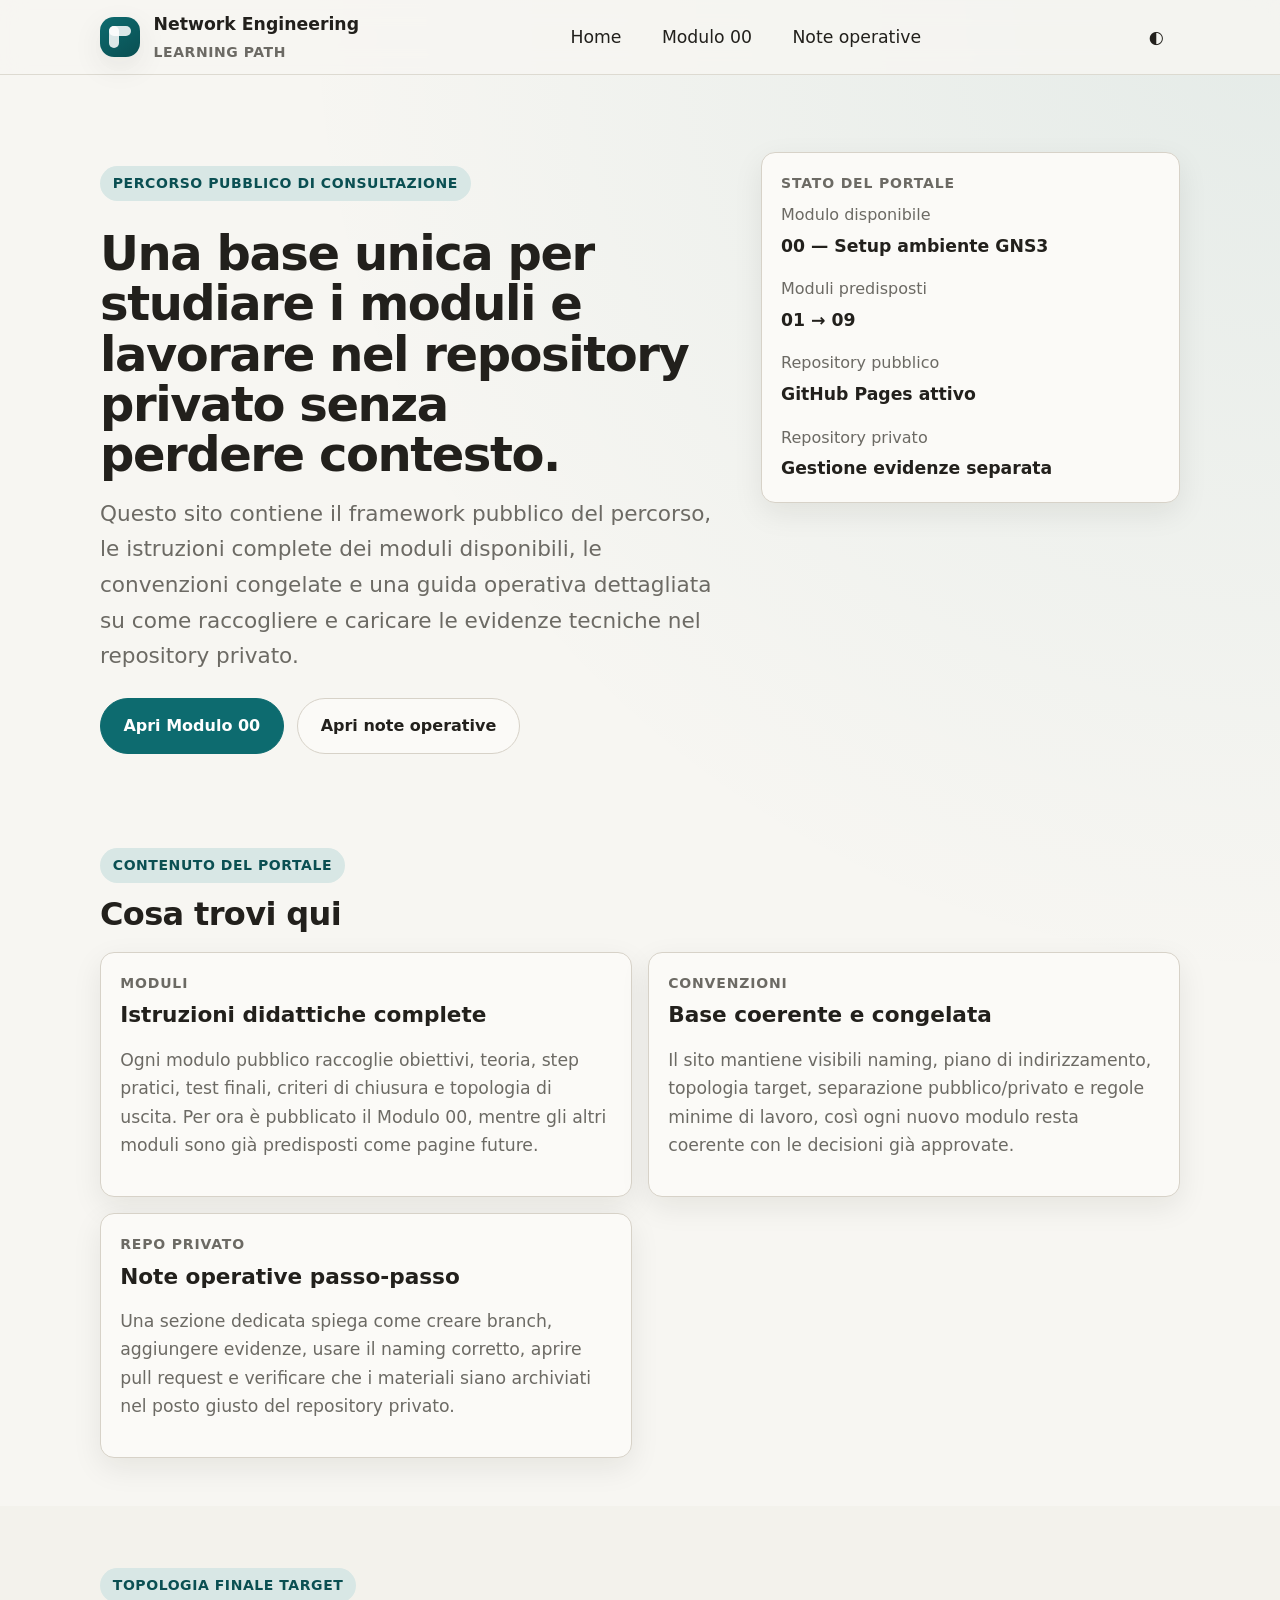
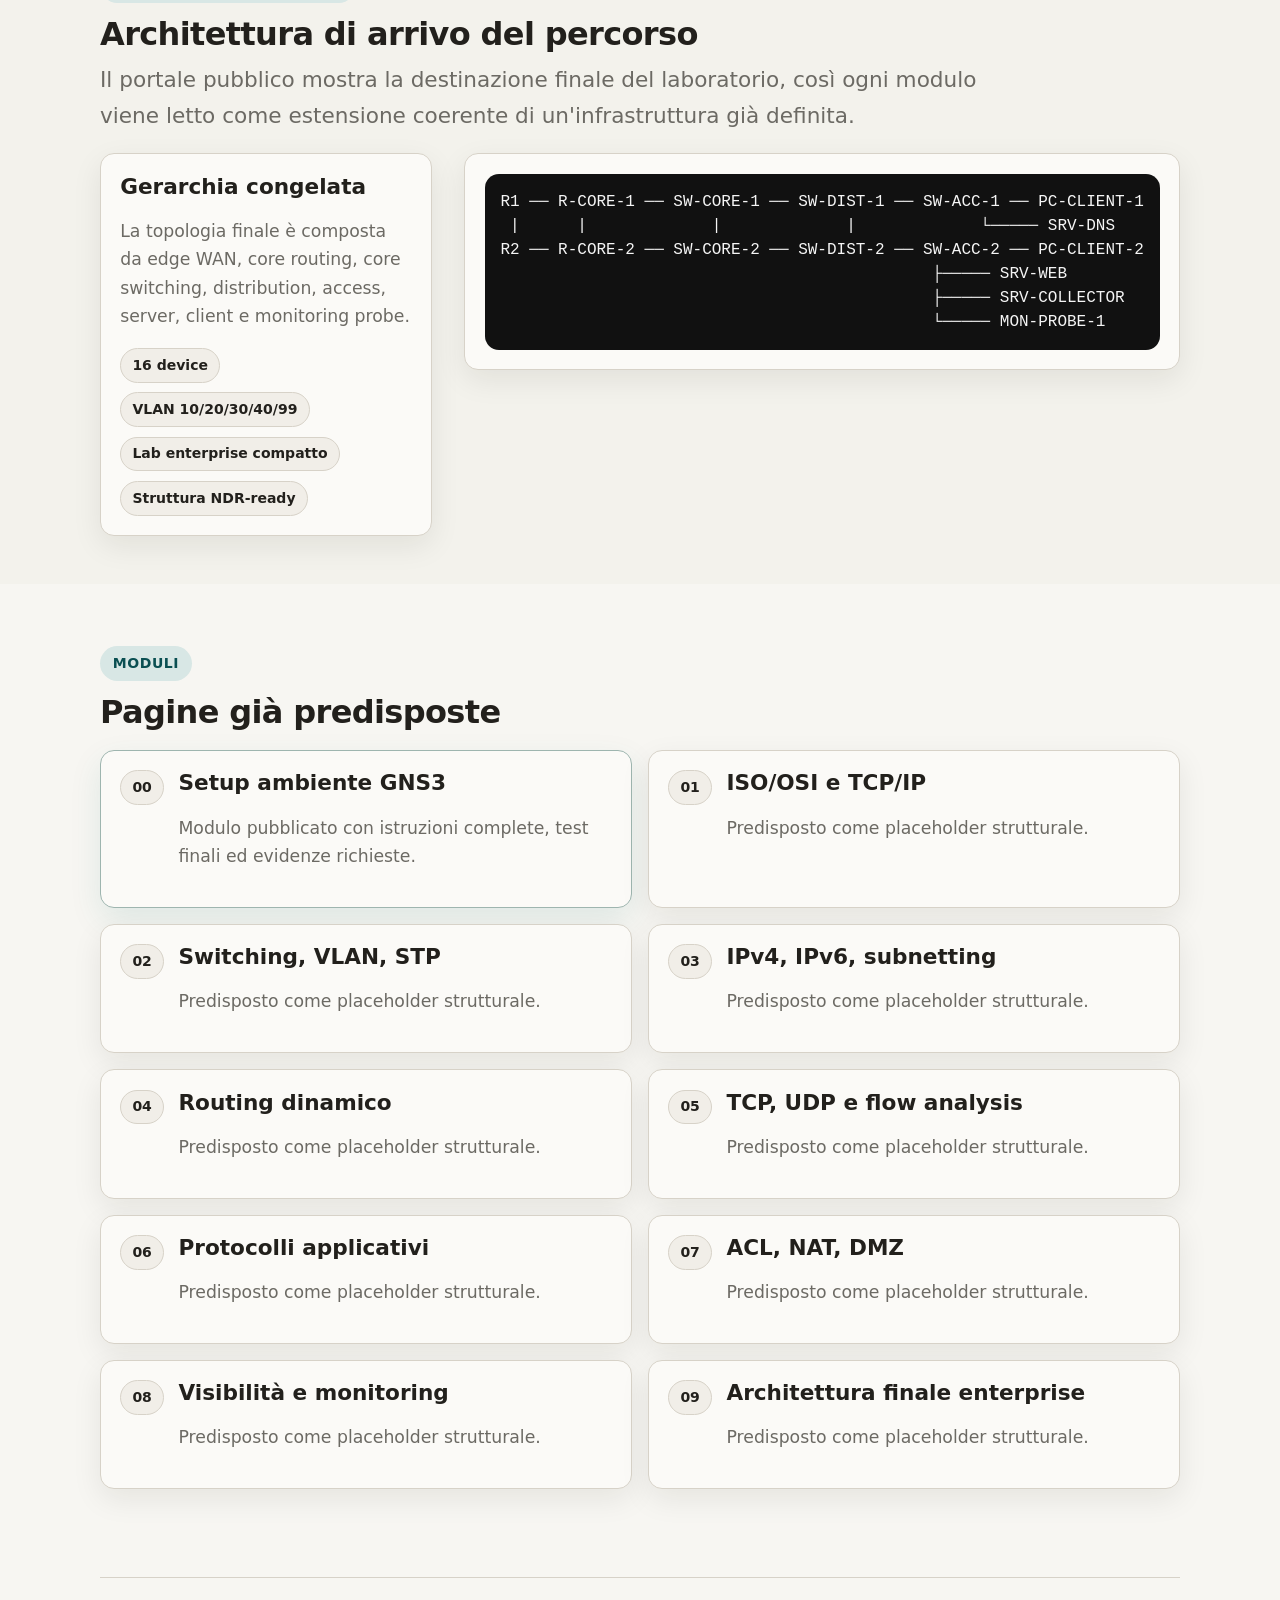
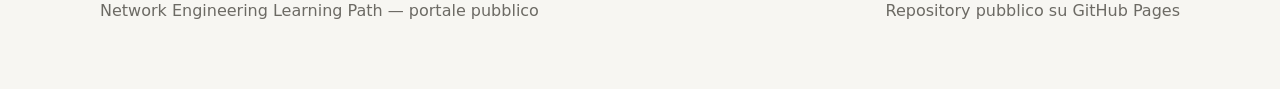
<file: index.html>
<!DOCTYPE html>
<html lang="it" data-theme="light">
<head>
  <meta charset="UTF-8">
  <meta name="viewport" content="width=device-width, initial-scale=1.0">
  <title>Network Engineering Learning Path</title>
  <meta name="description" content="Portale pubblico del percorso formativo di networking con moduli didattici, convenzioni e note operative per il repository privato.">
  <link rel="preconnect" href="https://api.fontshare.com">
  <link rel="preconnect" href="https://fonts.googleapis.com">
  <link rel="preconnect" href="https://fonts.gstatic.com" crossorigin>
  <link href="https://api.fontshare.com/v2/css?f[]=general-sans@400,500,600,700&f[]=zodiak@400,700&display=swap" rel="stylesheet">
  <link rel="stylesheet" href="./assets/style.css">
  <script defer src="./assets/app.js"></script>
</head>
<body>
  <a class="skip-link" href="#main">Salta al contenuto</a>
  <header class="site-header">
    <div class="container header-inner">
      <a class="brand" href="./index.html" aria-label="Vai alla home del percorso">
        <div class="brand-mark" aria-hidden="true"></div>
        <span class="brand-text">
          <strong>Network Engineering</strong>
          <small>Learning Path</small>
        </span>
      </a>
      <nav class="site-nav" aria-label="Navigazione principale">
        <a href="./index.html">Home</a>
        <a href="./modules/module-00.html">Modulo 00</a>
        <a href="./operative-notes/repo-guide.html">Note operative</a>
      </nav>
      <button class="theme-toggle" type="button" data-theme-toggle aria-label="Attiva tema scuro">
        <span aria-hidden="true">&#9680;</span>
      </button>
    </div>
  </header>

  <main id="main">
    <section class="hero section">
      <div class="container hero-grid">
        <div>
          <p class="eyebrow">Percorso pubblico di consultazione</p>
          <h1>Una base unica per studiare i moduli e lavorare nel repository privato senza perdere contesto.</h1>
          <p class="hero-copy">Questo sito contiene il framework pubblico del percorso, le istruzioni complete dei moduli disponibili, le convenzioni congelate e una guida operativa dettagliata su come raccogliere e caricare le evidenze tecniche nel repository privato.</p>
          <div class="hero-actions">
            <a class="button" href="./modules/module-00.html">Apri Modulo 00</a>
            <a class="button-secondary" href="./operative-notes/repo-guide.html">Apri note operative</a>
          </div>
        </div>
        <aside class="hero-panel card">
          <p class="panel-label">Stato del portale</p>
          <dl class="metric-list">
            <div><dt>Modulo disponibile</dt><dd>00 &mdash; Setup ambiente GNS3</dd></div>
            <div><dt>Moduli predisposti</dt><dd>01 &rarr; 09</dd></div>
            <div><dt>Repository pubblico</dt><dd>GitHub Pages attivo</dd></div>
            <div><dt>Repository privato</dt><dd>Gestione evidenze separata</dd></div>
          </dl>
        </aside>
      </div>
    </section>

    <section class="section">
      <div class="container section-heading">
        <p class="eyebrow">Contenuto del portale</p>
        <h2>Cosa trovi qui</h2>
      </div>
      <div class="container card-grid">
        <article class="card feature-card">
          <p class="card-kicker">Moduli</p>
          <h3>Istruzioni didattiche complete</h3>
          <p>Ogni modulo pubblico raccoglie obiettivi, teoria, step pratici, test finali, criteri di chiusura e topologia di uscita. Per ora è pubblicato il Modulo 00, mentre gli altri moduli sono già predisposti come pagine future.</p>
        </article>
        <article class="card feature-card">
          <p class="card-kicker">Convenzioni</p>
          <h3>Base coerente e congelata</h3>
          <p>Il sito mantiene visibili naming, piano di indirizzamento, topologia target, separazione pubblico/privato e regole minime di lavoro, così ogni nuovo modulo resta coerente con le decisioni già approvate.</p>
        </article>
        <article class="card feature-card">
          <p class="card-kicker">Repo privato</p>
          <h3>Note operative passo-passo</h3>
          <p>Una sezione dedicata spiega come creare branch, aggiungere evidenze, usare il naming corretto, aprire pull request e verificare che i materiali siano archiviati nel posto giusto del repository privato.</p>
        </article>
      </div>
    </section>

    <section class="section section-soft">
      <div class="container section-heading">
        <p class="eyebrow">Topologia finale target</p>
        <h2>Architettura di arrivo del percorso</h2>
        <p class="section-copy">Il portale pubblico mostra la destinazione finale del laboratorio, così ogni modulo viene letto come estensione coerente di un'infrastruttura già definita.</p>
      </div>
      <div class="container split-grid">
        <article class="card prose-card">
          <h3>Gerarchia congelata</h3>
          <p>La topologia finale è composta da edge WAN, core routing, core switching, distribution, access, server, client e monitoring probe.</p>
          <ul class="inline-list" role="list">
            <li>16 device</li>
            <li>VLAN 10/20/30/40/99</li>
            <li>Lab enterprise compatto</li>
            <li>Struttura NDR-ready</li>
          </ul>
        </article>
        <article class="card ascii-card">
<pre>R1 ── R-CORE-1 ── SW-CORE-1 ── SW-DIST-1 ── SW-ACC-1 ── PC-CLIENT-1
 |      |             |             |             └───── SRV-DNS
R2 ── R-CORE-2 ── SW-CORE-2 ── SW-DIST-2 ── SW-ACC-2 ── PC-CLIENT-2
                                             ├───── SRV-WEB
                                             ├───── SRV-COLLECTOR
                                             └───── MON-PROBE-1</pre>
        </article>
      </div>
    </section>

    <section class="section">
      <div class="container section-heading">
        <p class="eyebrow">Moduli</p>
        <h2>Pagine già predisposte</h2>
      </div>
      <div class="container module-grid">
        <a class="card module-card module-live" href="./modules/module-00.html">
          <span class="module-index">00</span>
          <div><h3>Setup ambiente GNS3</h3><p>Modulo pubblicato con istruzioni complete, test finali ed evidenze richieste.</p></div>
        </a>
        <a class="card module-card" href="./modules/module-01.html"><span class="module-index">01</span><div><h3>ISO/OSI e TCP/IP</h3><p>Predisposto come placeholder strutturale.</p></div></a>
        <a class="card module-card" href="./modules/module-02.html"><span class="module-index">02</span><div><h3>Switching, VLAN, STP</h3><p>Predisposto come placeholder strutturale.</p></div></a>
        <a class="card module-card" href="./modules/module-03.html"><span class="module-index">03</span><div><h3>IPv4, IPv6, subnetting</h3><p>Predisposto come placeholder strutturale.</p></div></a>
        <a class="card module-card" href="./modules/module-04.html"><span class="module-index">04</span><div><h3>Routing dinamico</h3><p>Predisposto come placeholder strutturale.</p></div></a>
        <a class="card module-card" href="./modules/module-05.html"><span class="module-index">05</span><div><h3>TCP, UDP e flow analysis</h3><p>Predisposto come placeholder strutturale.</p></div></a>
        <a class="card module-card" href="./modules/module-06.html"><span class="module-index">06</span><div><h3>Protocolli applicativi</h3><p>Predisposto come placeholder strutturale.</p></div></a>
        <a class="card module-card" href="./modules/module-07.html"><span class="module-index">07</span><div><h3>ACL, NAT, DMZ</h3><p>Predisposto come placeholder strutturale.</p></div></a>
        <a class="card module-card" href="./modules/module-08.html"><span class="module-index">08</span><div><h3>Visibilità e monitoring</h3><p>Predisposto come placeholder strutturale.</p></div></a>
        <a class="card module-card" href="./modules/module-09.html"><span class="module-index">09</span><div><h3>Architettura finale enterprise</h3><p>Predisposto come placeholder strutturale.</p></div></a>
      </div>
    </section>
  </main>

  <footer class="footer">
    <div class="container footer-inner">
      <span>Network Engineering Learning Path &mdash; portale pubblico</span>
      <span>Repository pubblico su GitHub Pages</span>
    </div>
  </footer>
</body>
</html>
</file>
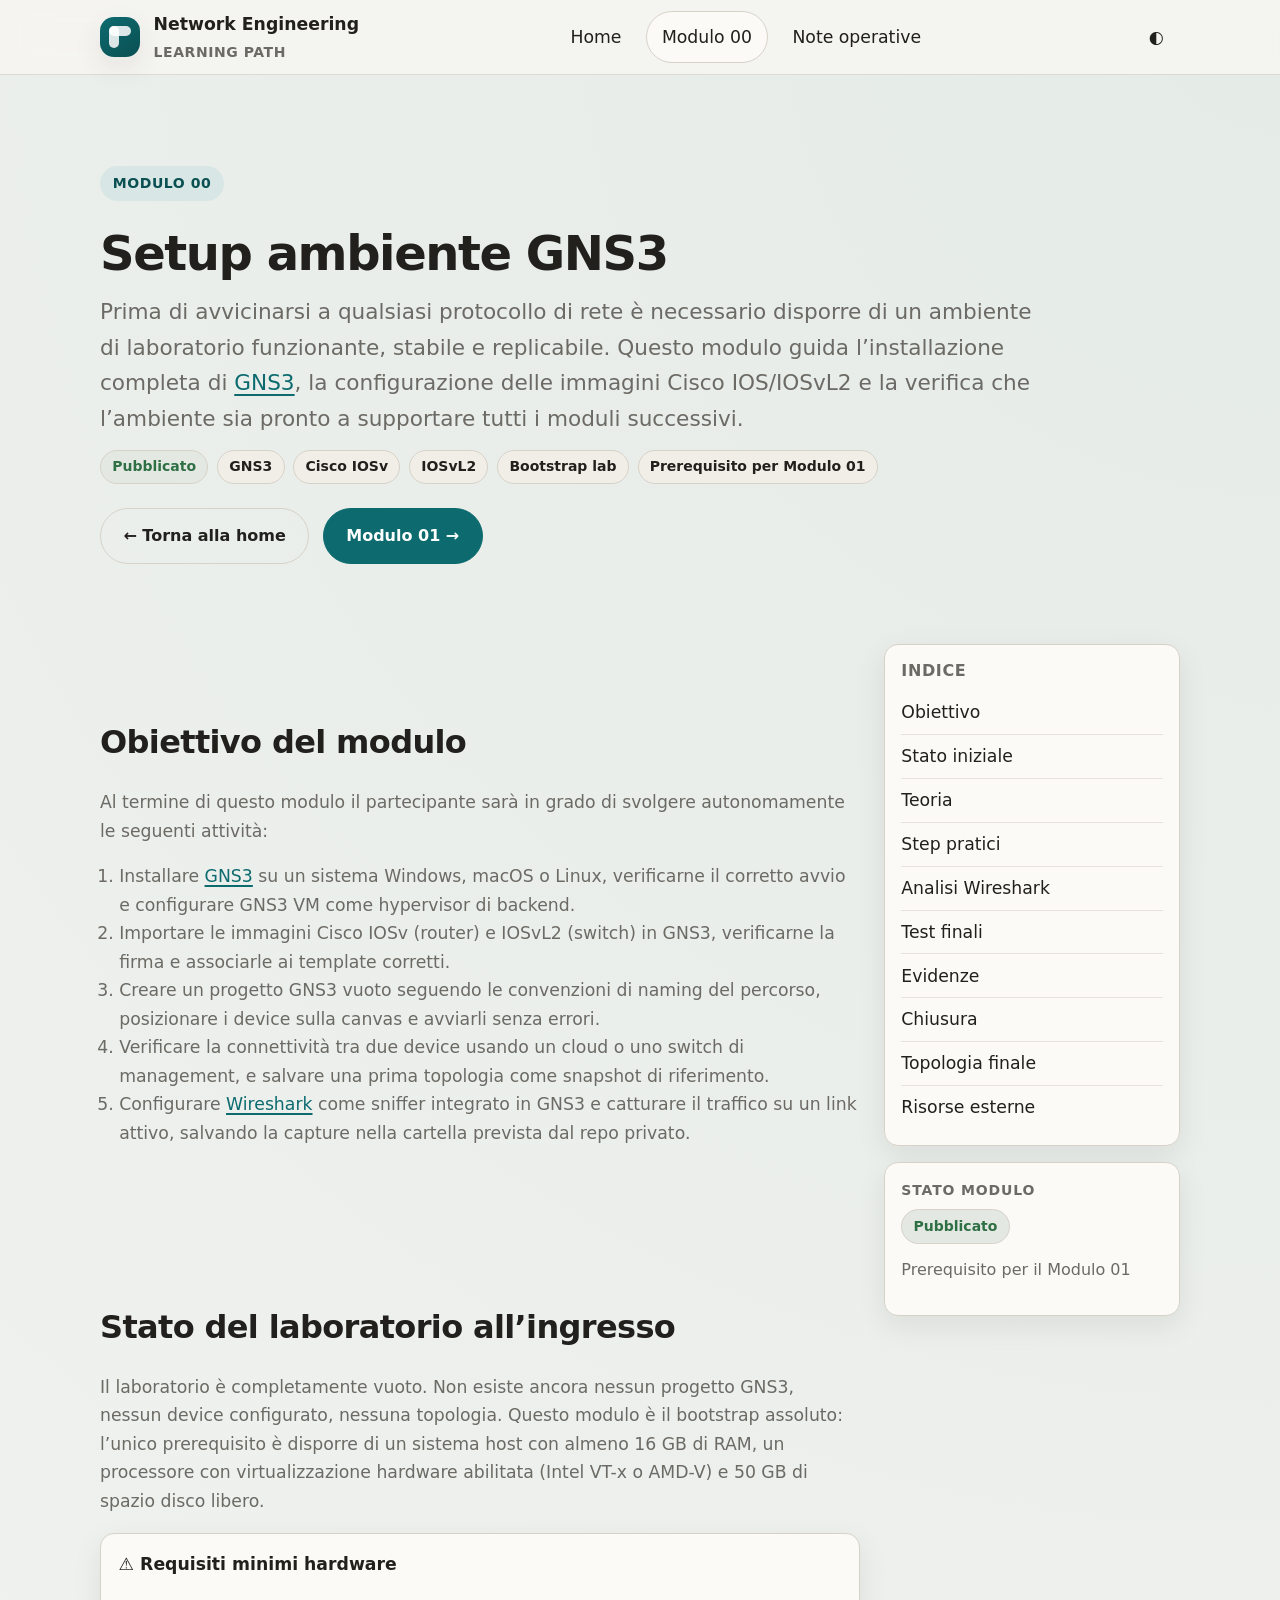
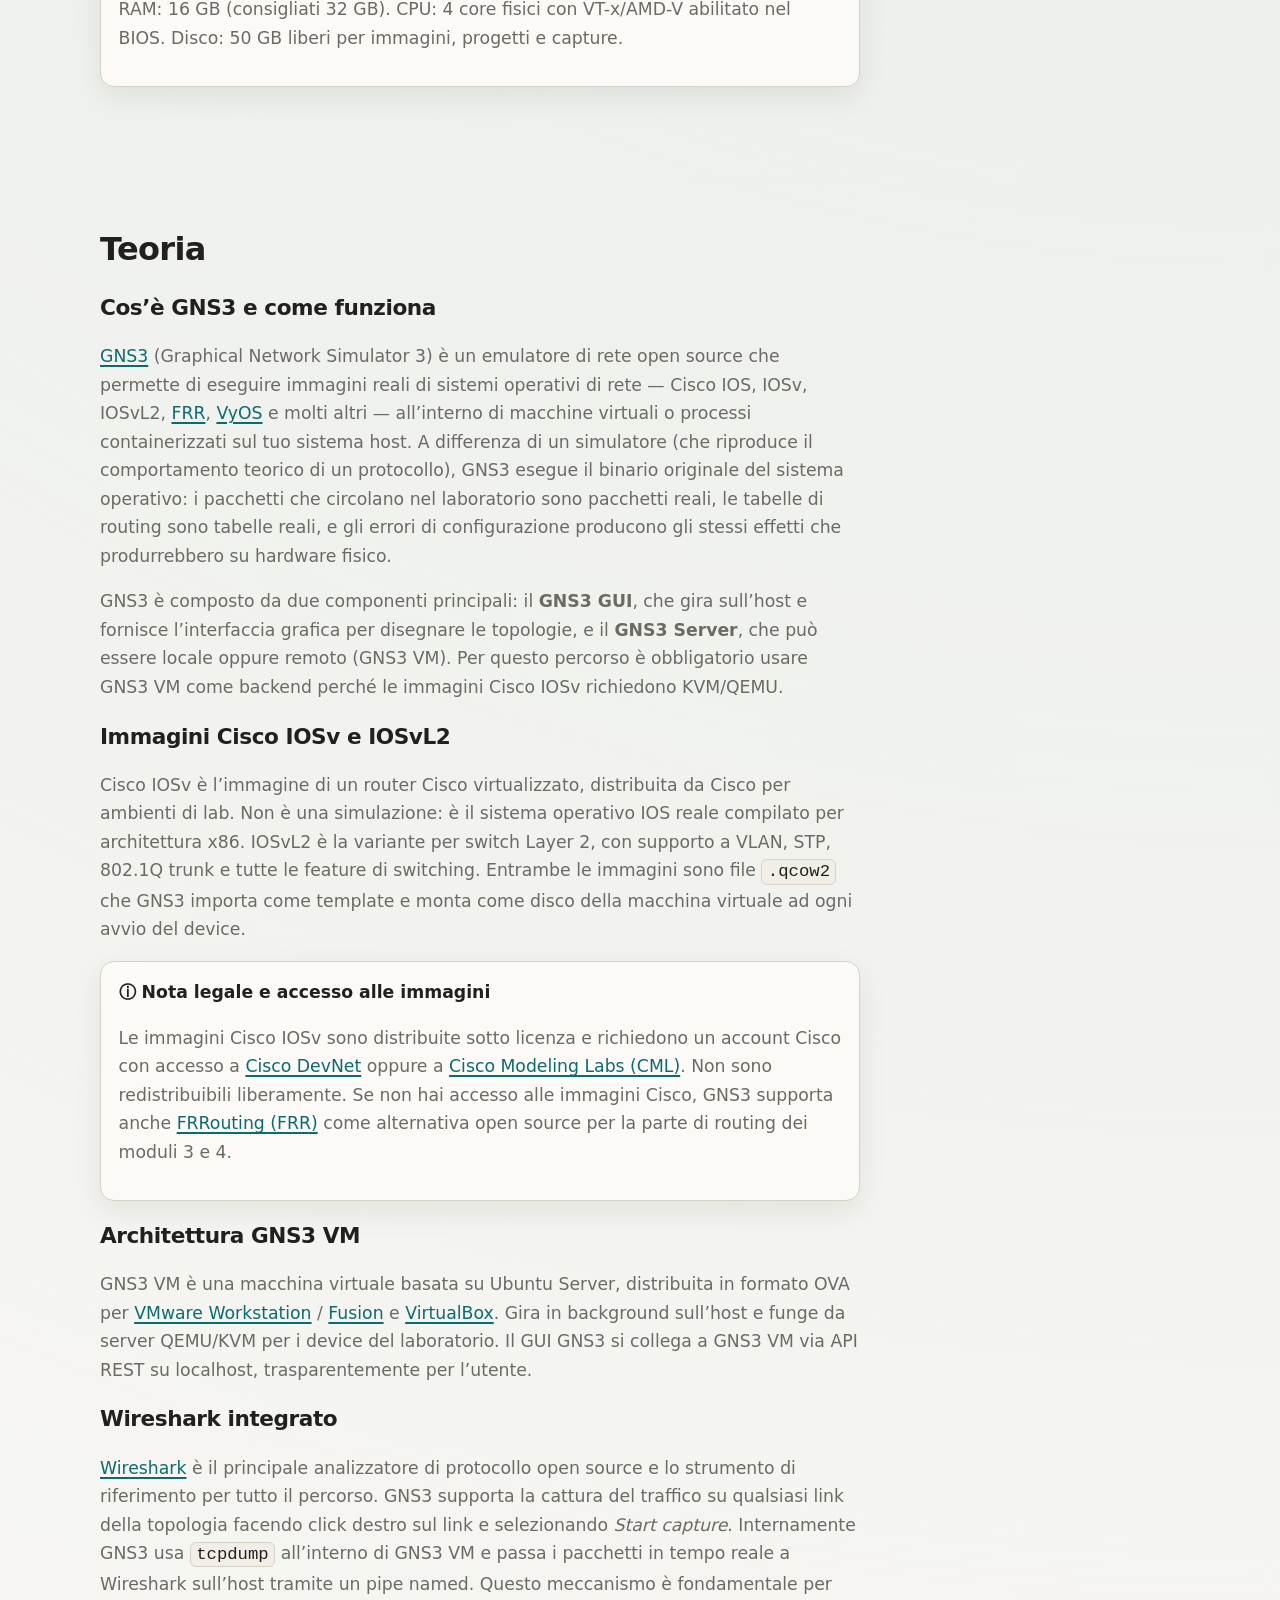
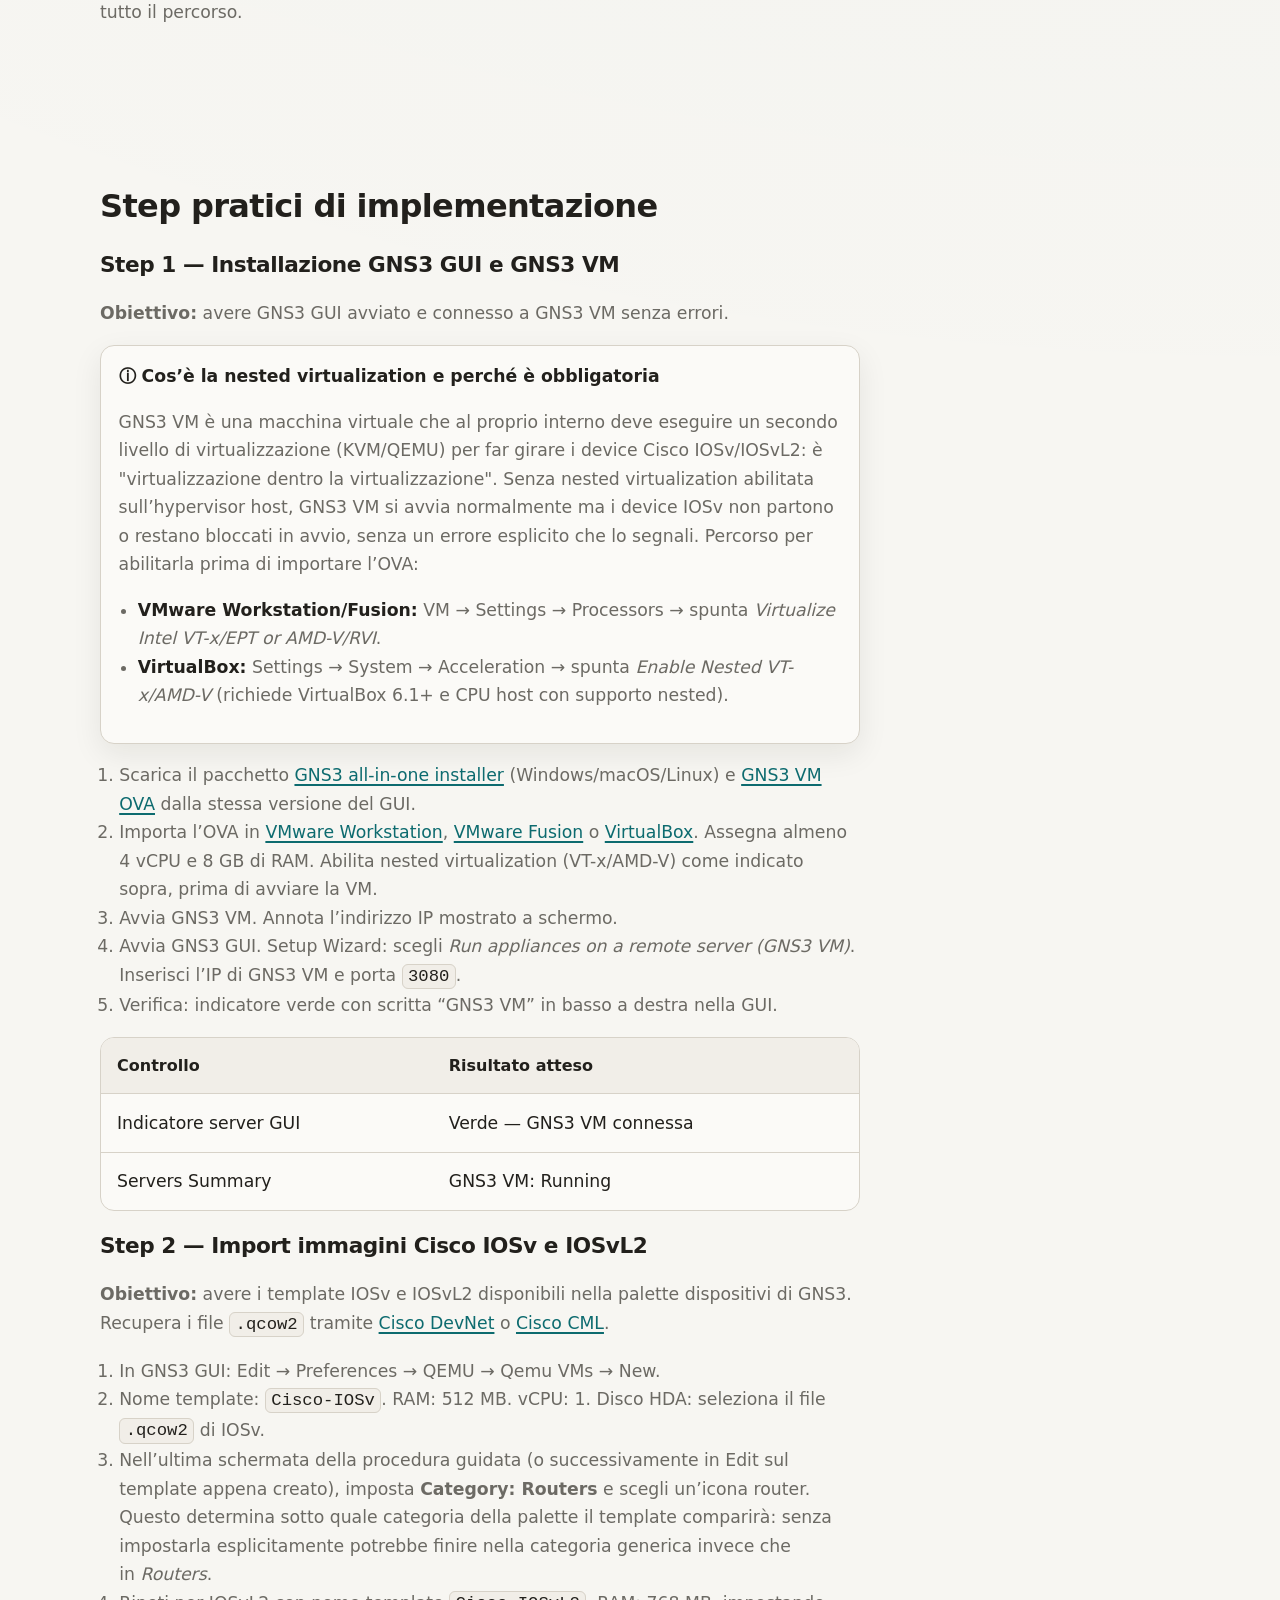
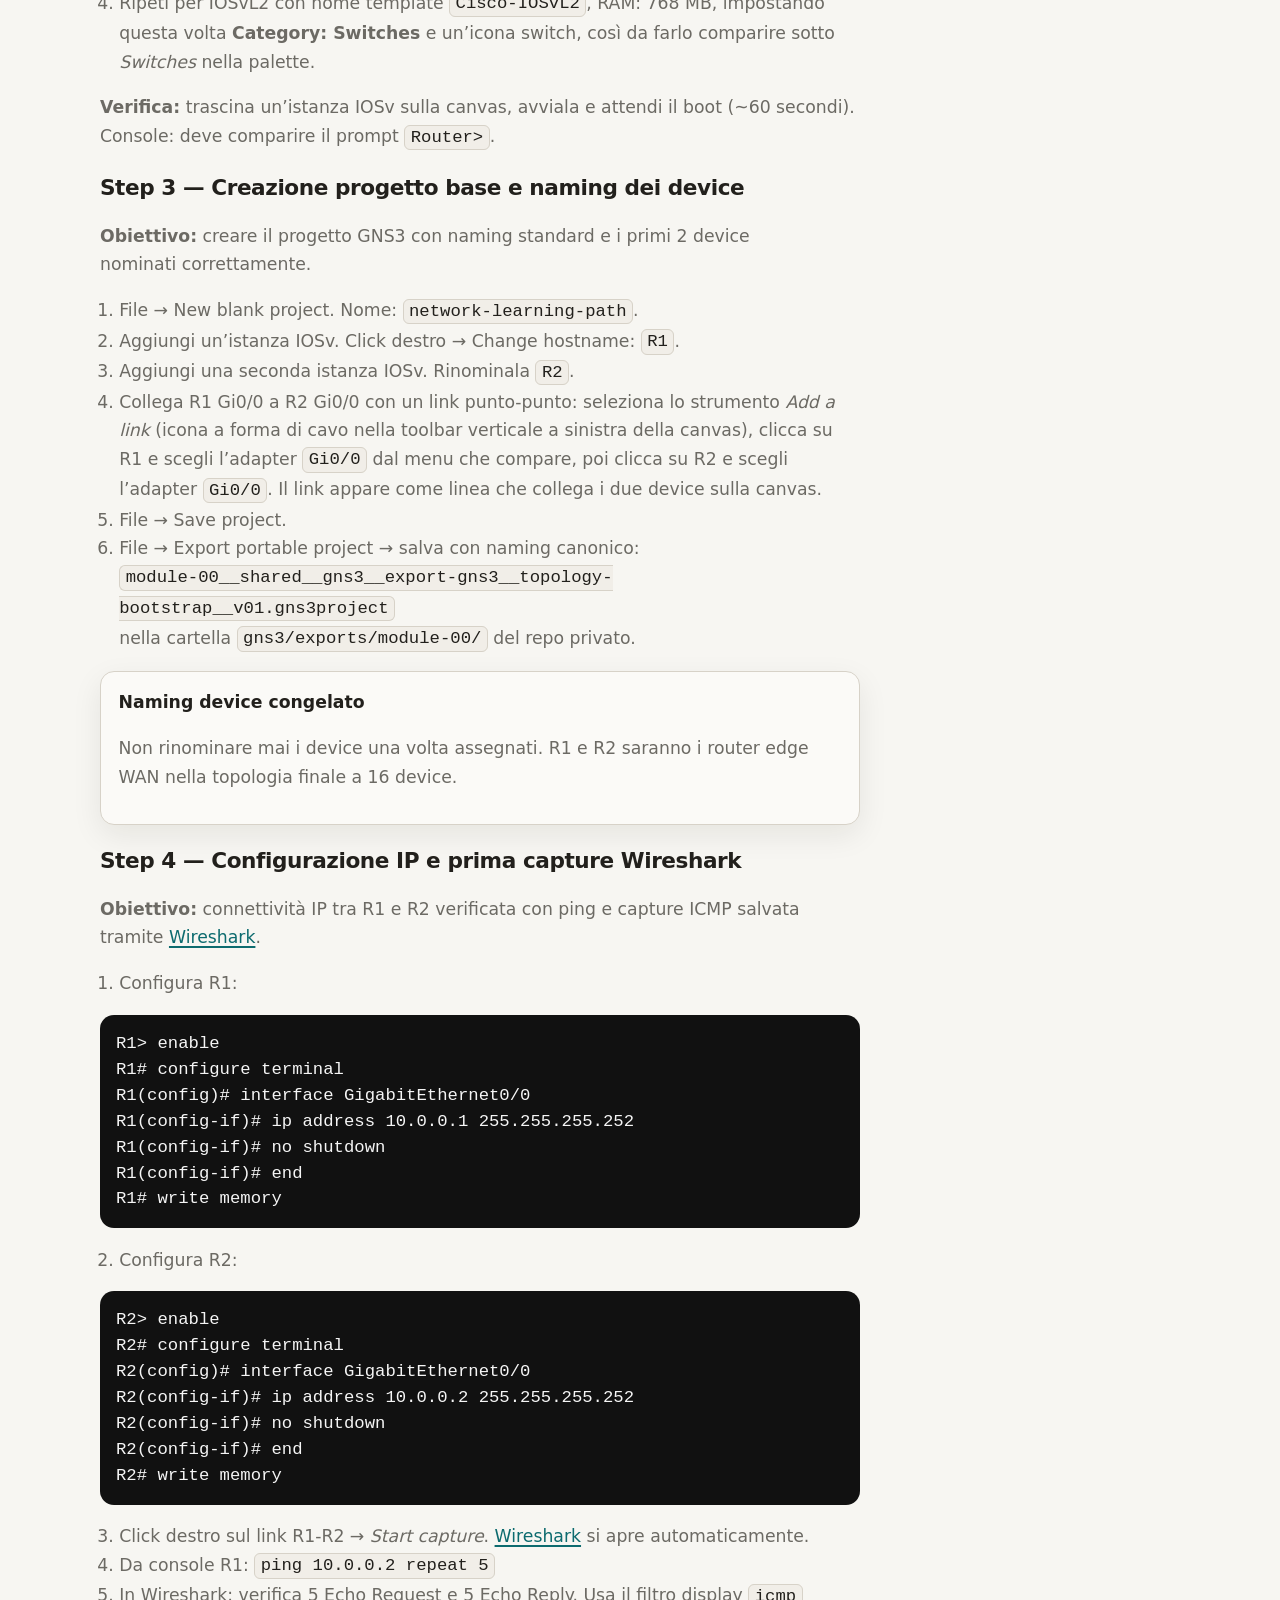
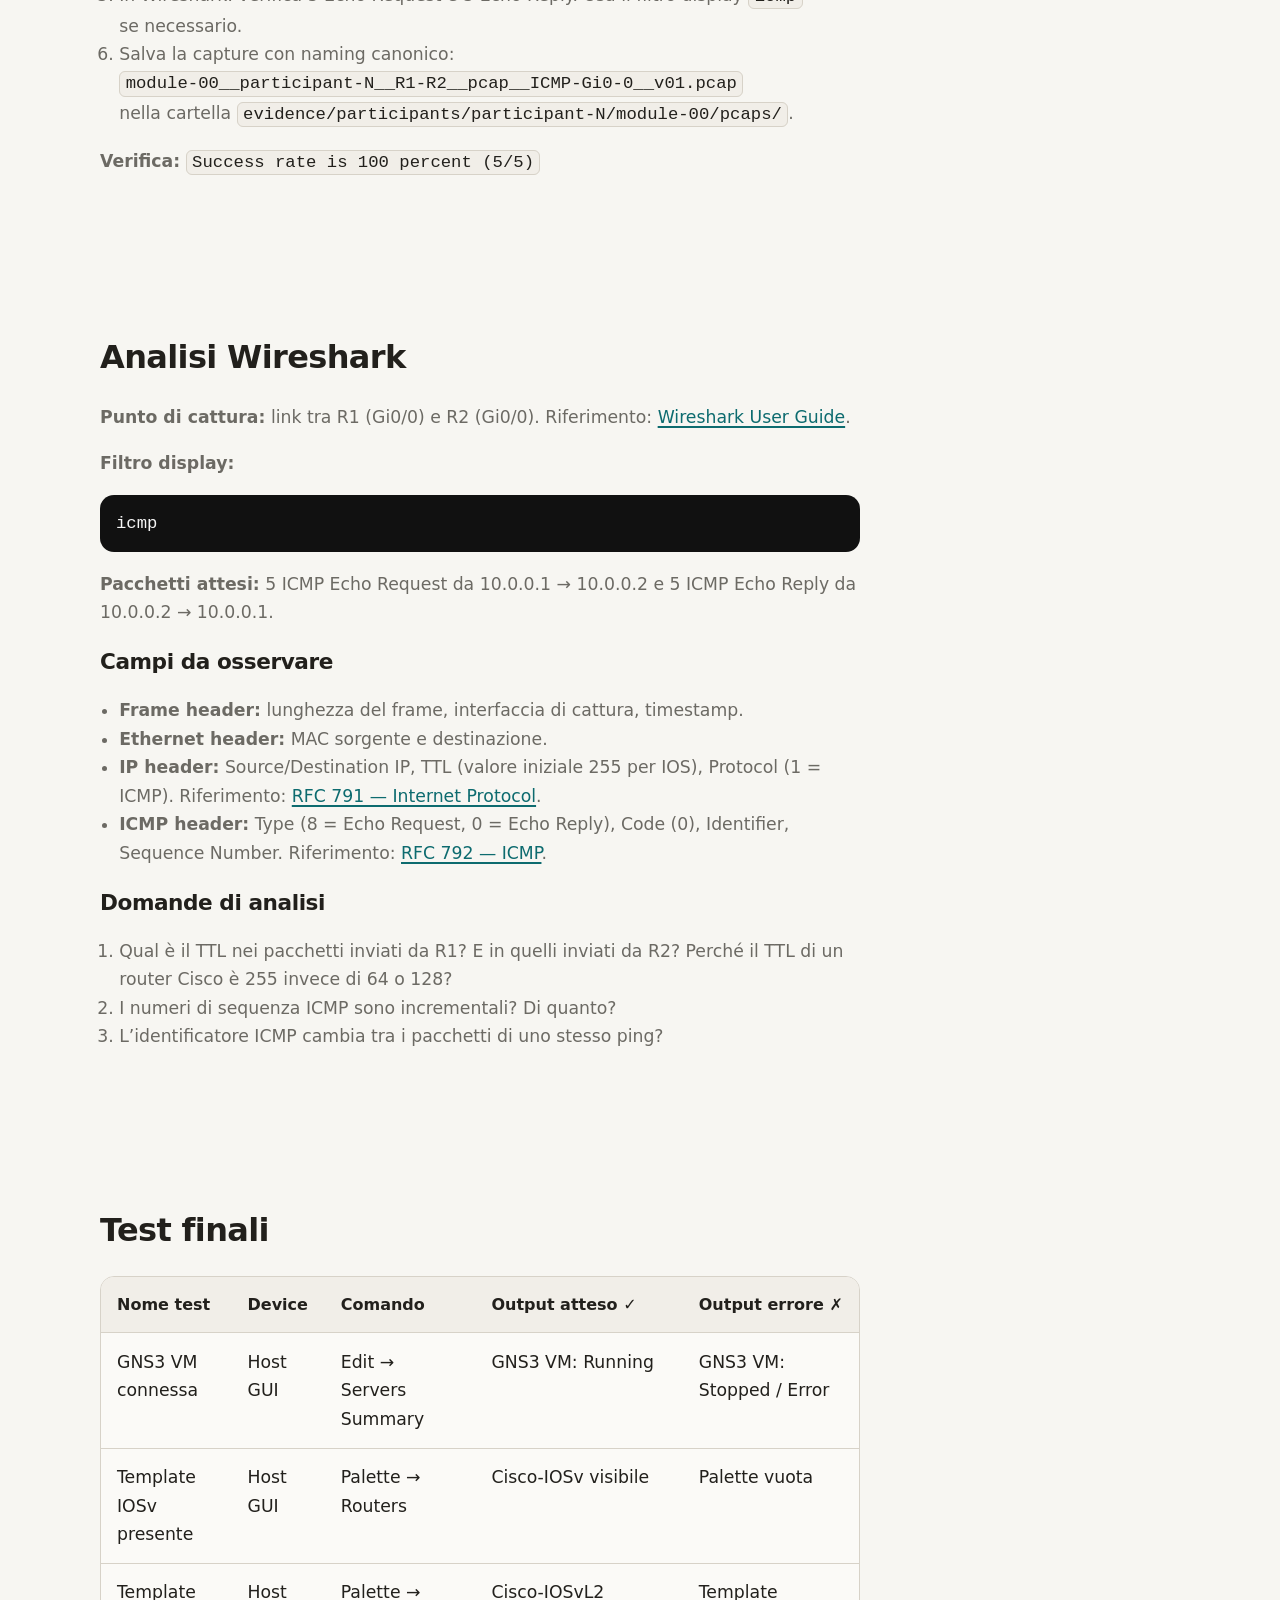
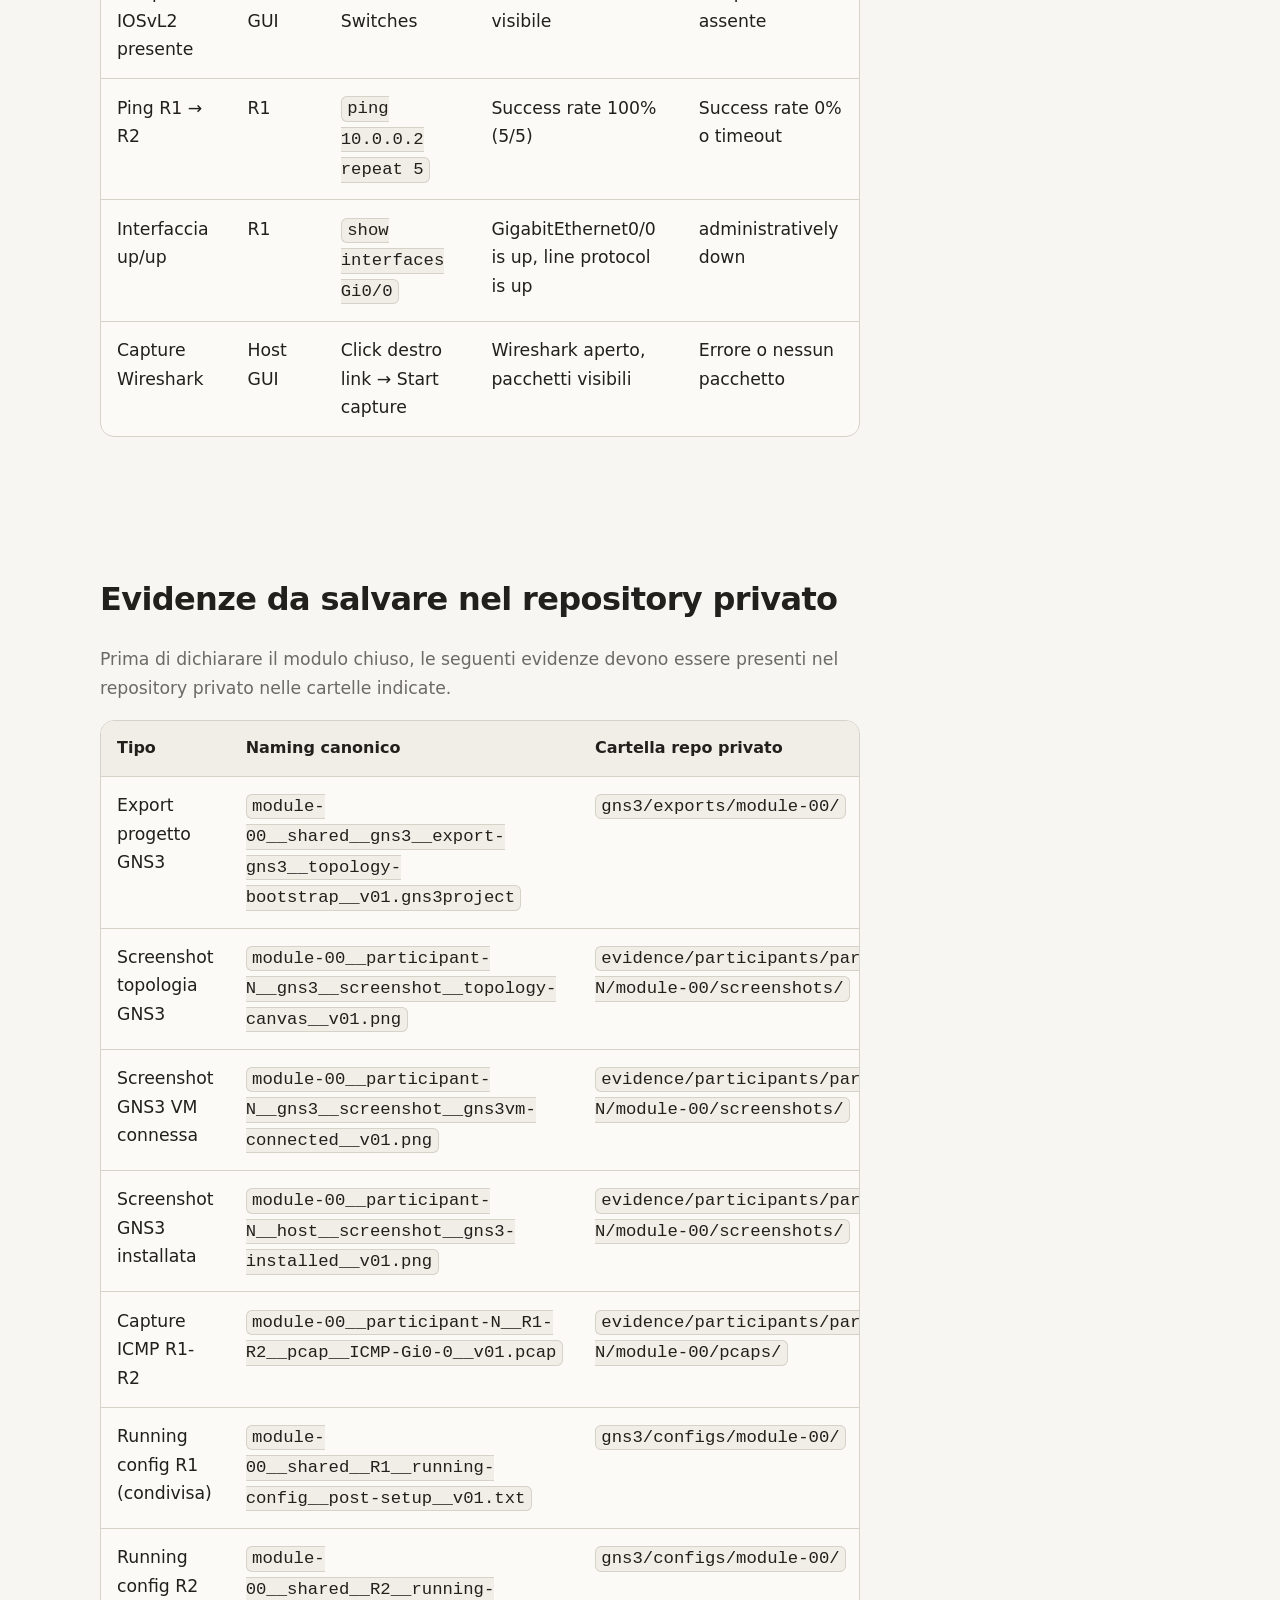
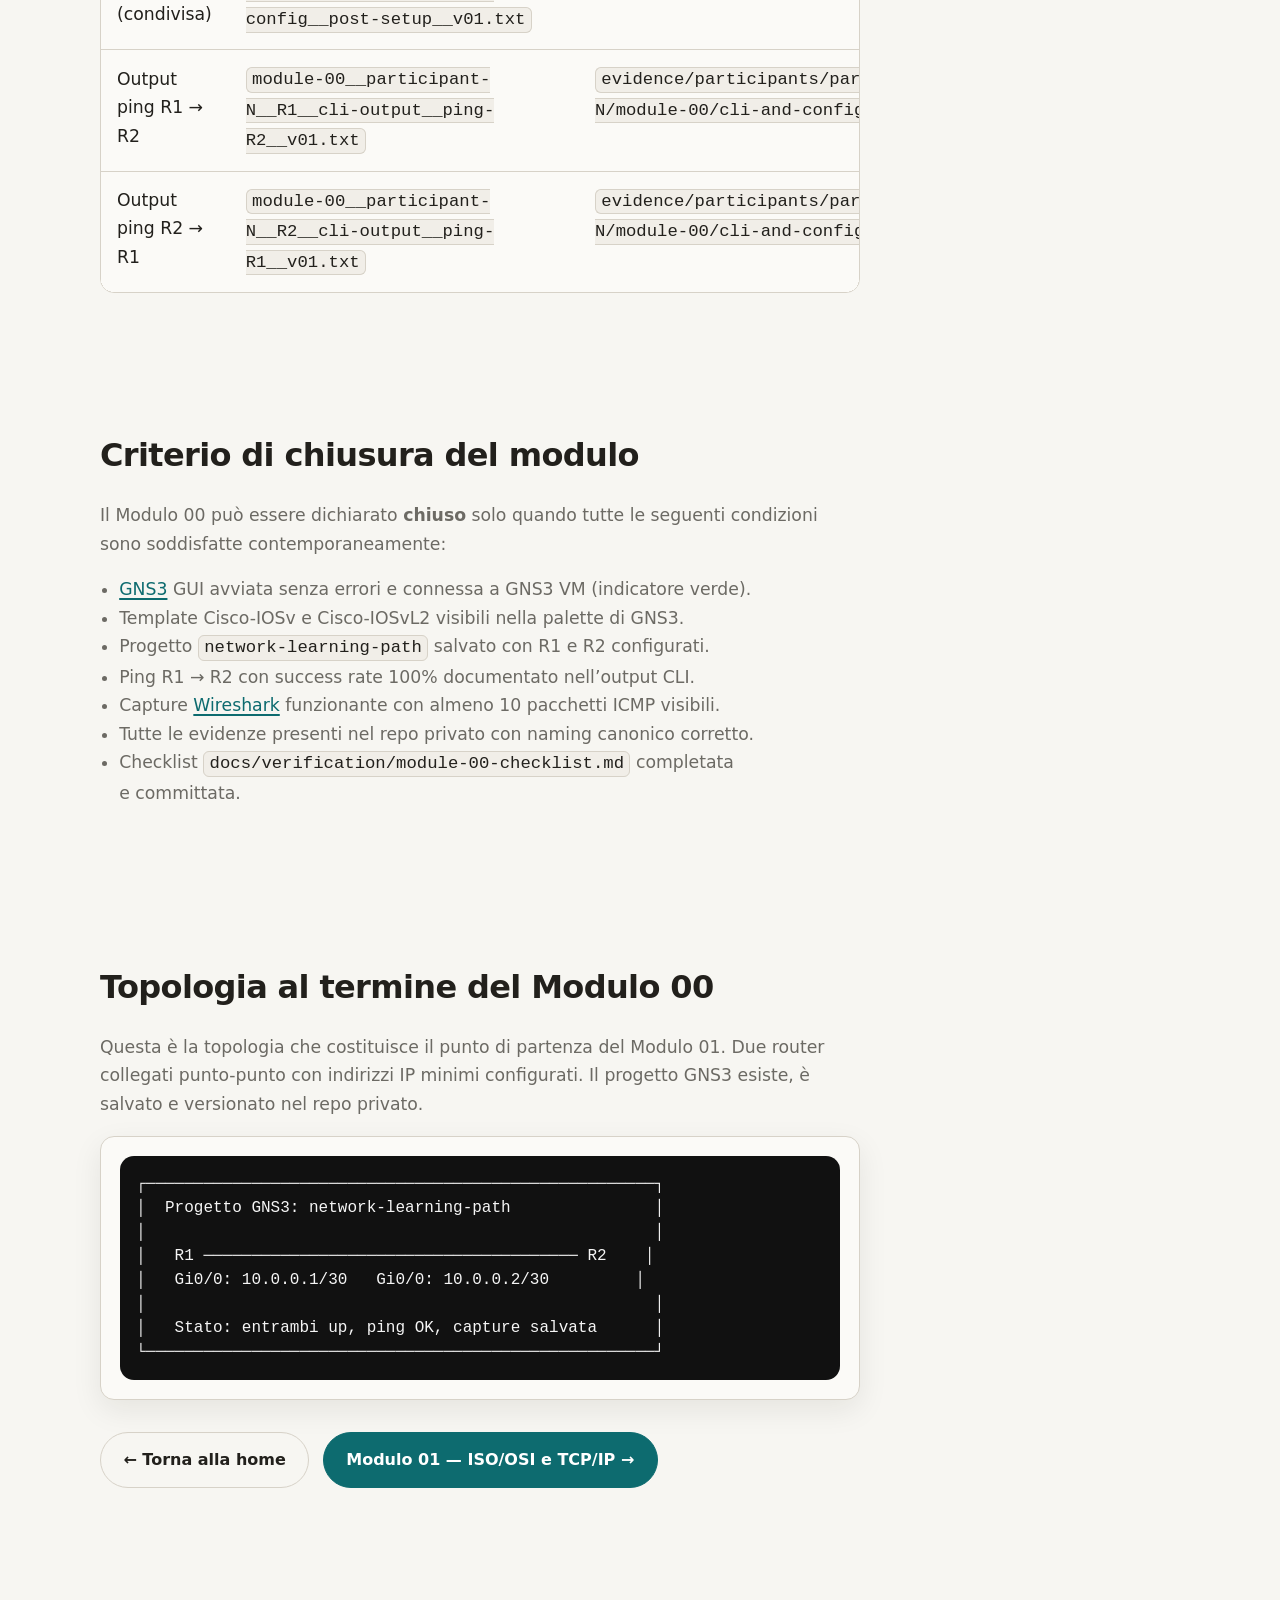
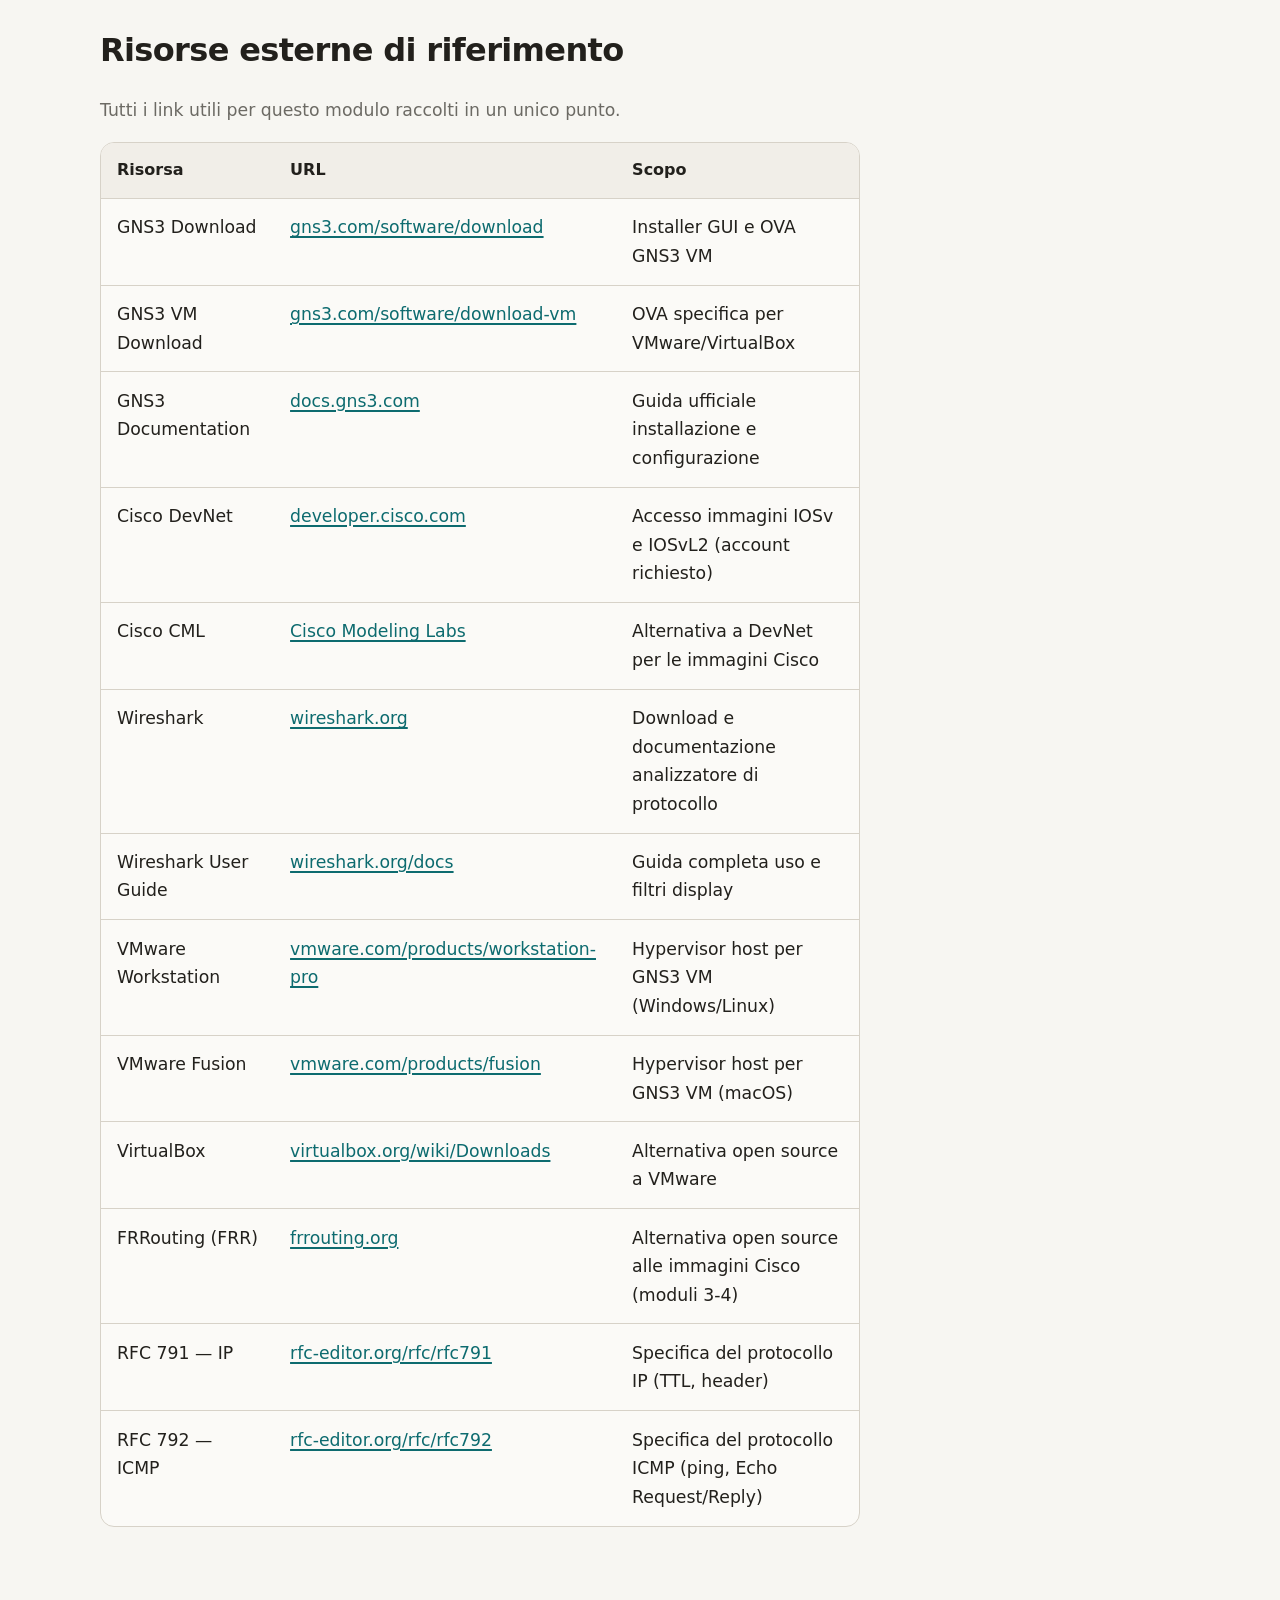
<file: modules/module-00.html>
<!DOCTYPE html>
<html lang="it" data-theme="light">
<head>
  <meta charset="UTF-8">
  <meta name="viewport" content="width=device-width, initial-scale=1.0">
  <title>Modulo 00 — Setup GNS3 | Network Engineering Learning Path</title>
  <meta name="description" content="Modulo 00: installazione e configurazione dell'ambiente GNS3. Primo modulo del percorso formativo di networking.">
  <link rel="preconnect" href="https://api.fontshare.com">
  <link rel="preconnect" href="https://fonts.googleapis.com">
  <link rel="preconnect" href="https://fonts.gstatic.com" crossorigin>
  <link href="https://api.fontshare.com/v2/css?f[]=general-sans@400,500,600,700&f[]=zodiak@400,700&display=swap" rel="stylesheet">
  <link rel="stylesheet" href="../assets/style.css">
  <script defer src="../assets/app.js"></script>
</head>
<body>
  <a class="skip-link" href="#main">Salta al contenuto</a>

  <header class="site-header">
    <div class="container header-inner">
      <a class="brand" href="../index.html" aria-label="Vai alla home del percorso">
        <div class="brand-mark" aria-hidden="true"></div>
        <span class="brand-text">
          <strong>Network Engineering</strong>
          <small>Learning Path</small>
        </span>
      </a>
      <nav class="site-nav" aria-label="Navigazione principale">
        <a href="../index.html">Home</a>
        <a href="./module-00.html" aria-current="page">Modulo 00</a>
        <a href="../operative-notes/repo-guide.html">Note operative</a>
      </nav>
      <button class="theme-toggle" type="button" data-theme-toggle aria-label="Attiva tema scuro">
        <span aria-hidden="true">&#9680;</span>
      </button>
    </div>
  </header>

  <main id="main">

    <!-- Hero modulo -->
    <section class="hero section">
      <div class="container">
        <p class="eyebrow">Modulo 00</p>
        <h1 class="page-title">Setup ambiente GNS3</h1>
        <p class="hero-copy">
          Prima di avvicinarsi a qualsiasi protocollo di rete è necessario disporre
          di un ambiente di laboratorio funzionante, stabile e replicabile.
          Questo modulo guida l’installazione completa di
          <a href="https://www.gns3.com/" target="_blank" rel="noopener">GNS3</a>,
          la configurazione delle immagini Cisco IOS/IOSvL2 e la verifica che
          l’ambiente sia pronto a supportare tutti i moduli successivi.
        </p>
        <div class="module-meta">
          <span class="status ready">Pubblicato</span>
          <span class="badge">GNS3</span>
          <span class="badge">Cisco IOSv</span>
          <span class="badge">IOSvL2</span>
          <span class="badge">Bootstrap lab</span>
          <span class="badge">Prerequisito per Modulo 01</span>
        </div>
        <div class="hero-actions">
          <a class="button-ghost" href="../index.html">&larr; Torna alla home</a>
          <a class="button" href="./module-01.html">Modulo 01 &rarr;</a>
        </div>
      </div>
    </section>

    <!-- Contenuto principale -->
    <section class="section">
      <div class="container content-layout">

        <article class="content">

          <!-- Obiettivo -->
          <section id="obiettivo">
            <h2>Obiettivo del modulo</h2>
            <p>Al termine di questo modulo il partecipante sarà in grado di svolgere autonomamente le seguenti attività:</p>
            <ol>
              <li>Installare <a href="https://www.gns3.com/software/download" target="_blank" rel="noopener">GNS3</a> su un sistema Windows, macOS o Linux, verificarne il corretto avvio e configurare GNS3 VM come hypervisor di backend.</li>
              <li>Importare le immagini Cisco IOSv (router) e IOSvL2 (switch) in GNS3, verificarne la firma e associarle ai template corretti.</li>
              <li>Creare un progetto GNS3 vuoto seguendo le convenzioni di naming del percorso, posizionare i device sulla canvas e avviarli senza errori.</li>
              <li>Verificare la connettività tra due device usando un cloud o uno switch di management, e salvare una prima topologia come snapshot di riferimento.</li>
              <li>Configurare <a href="https://www.wireshark.org/" target="_blank" rel="noopener">Wireshark</a> come sniffer integrato in GNS3 e catturare il traffico su un link attivo, salvando la capture nella cartella prevista dal repo privato.</li>
            </ol>
          </section>

          <!-- Stato ingresso -->
          <section id="stato-ingresso">
            <h2>Stato del laboratorio all’ingresso</h2>
            <p>Il laboratorio è completamente vuoto. Non esiste ancora nessun progetto GNS3, nessun device configurato, nessuna topologia. Questo modulo è il bootstrap assoluto: l’unico prerequisito è disporre di un sistema host con almeno 16 GB di RAM, un processore con virtualizzazione hardware abilitata (Intel VT-x o AMD-V) e 50 GB di spazio disco libero.</p>
            <div class="callout card">
              <strong>&#9888; Requisiti minimi hardware</strong>
              <p>RAM: 16 GB (consigliati 32 GB). CPU: 4 core fisici con VT-x/AMD-V abilitato nel BIOS. Disco: 50 GB liberi per immagini, progetti e capture.</p>
            </div>
          </section>

          <!-- Teoria -->
          <section id="teoria">
            <h2>Teoria</h2>

            <h3>Cos’è GNS3 e come funziona</h3>
            <p>
              <a href="https://www.gns3.com/" target="_blank" rel="noopener">GNS3</a>
              (Graphical Network Simulator 3) è un emulatore di rete open source
              che permette di eseguire immagini reali di sistemi operativi di rete —
              Cisco IOS, IOSv, IOSvL2,
              <a href="https://frrouting.org/" target="_blank" rel="noopener">FRR</a>,
              <a href="https://vyos.io/" target="_blank" rel="noopener">VyOS</a>
              e molti altri — all’interno di macchine virtuali o processi
              containerizzati sul tuo sistema host. A differenza di un simulatore
              (che riproduce il comportamento teorico di un protocollo), GNS3 esegue
              il binario originale del sistema operativo: i pacchetti che circolano
              nel laboratorio sono pacchetti reali, le tabelle di routing sono tabelle
              reali, e gli errori di configurazione producono gli stessi effetti che
              produrrebbero su hardware fisico.
            </p>
            <p>
              GNS3 è composto da due componenti principali: il <strong>GNS3 GUI</strong>,
              che gira sull’host e fornisce l’interfaccia grafica per disegnare le topologie,
              e il <strong>GNS3 Server</strong>, che può essere locale oppure remoto
              (GNS3 VM). Per questo percorso è obbligatorio usare GNS3 VM come backend
              perché le immagini Cisco IOSv richiedono KVM/QEMU.
            </p>

            <h3>Immagini Cisco IOSv e IOSvL2</h3>
            <p>
              Cisco IOSv è l’immagine di un router Cisco virtualizzato, distribuita da
              Cisco per ambienti di lab. Non è una simulazione: è il sistema operativo
              IOS reale compilato per architettura x86. IOSvL2 è la variante per switch
              Layer 2, con supporto a VLAN, STP, 802.1Q trunk e tutte le feature di
              switching. Entrambe le immagini sono file <code>.qcow2</code> che GNS3
              importa come template e monta come disco della macchina virtuale ad
              ogni avvio del device.
            </p>
            <div class="callout card">
              <strong>&#9432; Nota legale e accesso alle immagini</strong>
              <p>
                Le immagini Cisco IOSv sono distribuite sotto licenza e richiedono
                un account Cisco con accesso a
                <a href="https://developer.cisco.com/" target="_blank" rel="noopener">Cisco DevNet</a>
                oppure a
                <a href="https://www.cisco.com/c/en/us/products/cloud-systems-management/modeling-labs/index.html" target="_blank" rel="noopener">Cisco Modeling Labs (CML)</a>.
                Non sono redistribuibili liberamente. Se non hai accesso alle immagini
                Cisco, GNS3 supporta anche
                <a href="https://frrouting.org/" target="_blank" rel="noopener">FRRouting (FRR)</a>
                come alternativa open source per la parte di routing dei moduli 3 e 4.
              </p>
            </div>

            <h3>Architettura GNS3 VM</h3>
            <p>
              GNS3 VM è una macchina virtuale basata su Ubuntu Server, distribuita in
              formato OVA per
              <a href="https://www.vmware.com/products/workstation-pro.html" target="_blank" rel="noopener">VMware Workstation</a>
              /
              <a href="https://www.vmware.com/products/fusion.html" target="_blank" rel="noopener">Fusion</a>
              e
              <a href="https://www.virtualbox.org/" target="_blank" rel="noopener">VirtualBox</a>.
              Gira in background sull’host e funge da server QEMU/KVM per i device del
              laboratorio. Il GUI GNS3 si collega a GNS3 VM via API REST su localhost,
              trasparentemente per l’utente.
            </p>

            <h3>Wireshark integrato</h3>
            <p>
              <a href="https://www.wireshark.org/" target="_blank" rel="noopener">Wireshark</a>
              è il principale analizzatore di protocollo open source e lo strumento
              di riferimento per tutto il percorso. GNS3 supporta la cattura del
              traffico su qualsiasi link della topologia facendo click destro sul
              link e selezionando <em>Start capture</em>. Internamente GNS3 usa
              <code>tcpdump</code> all’interno di GNS3 VM e passa i pacchetti in
              tempo reale a Wireshark sull’host tramite un pipe named. Questo
              meccanismo è fondamentale per tutto il percorso.
            </p>
          </section>

          <!-- Step pratici -->
          <section id="step-pratici">
            <h2>Step pratici di implementazione</h2>

            <h3>Step 1 — Installazione GNS3 GUI e GNS3 VM</h3>
            <p><strong>Obiettivo:</strong> avere GNS3 GUI avviato e connesso a GNS3 VM senza errori.</p>
            <div class="callout card">
              <strong>&#9432; Cos’è la nested virtualization e perché è obbligatoria</strong>
              <p>
                GNS3 VM è una macchina virtuale che al proprio interno deve eseguire un
                secondo livello di virtualizzazione (KVM/QEMU) per far girare i device
                Cisco IOSv/IOSvL2: è "virtualizzazione dentro la virtualizzazione".
                Senza nested virtualization abilitata sull’hypervisor host, GNS3 VM si
                avvia normalmente ma i device IOSv non partono o restano bloccati in
                avvio, senza un errore esplicito che lo segnali. Percorso per abilitarla
                prima di importare l’OVA:
              </p>
              <ul>
                <li><strong>VMware Workstation/Fusion:</strong> VM &rarr; Settings &rarr; Processors &rarr; spunta <em>Virtualize Intel VT-x/EPT or AMD-V/RVI</em>.</li>
                <li><strong>VirtualBox:</strong> Settings &rarr; System &rarr; Acceleration &rarr; spunta <em>Enable Nested VT-x/AMD-V</em> (richiede VirtualBox 6.1+ e CPU host con supporto nested).</li>
              </ul>
            </div>
            <ol>
              <li>
                Scarica il pacchetto
                <a href="https://www.gns3.com/software/download" target="_blank" rel="noopener">GNS3 all-in-one installer</a>
                (Windows/macOS/Linux) e
                <a href="https://www.gns3.com/software/download-vm" target="_blank" rel="noopener">GNS3 VM OVA</a>
                dalla stessa versione del GUI.
              </li>
              <li>
                Importa l’OVA in
                <a href="https://www.vmware.com/products/workstation-pro.html" target="_blank" rel="noopener">VMware Workstation</a>,
                <a href="https://www.vmware.com/products/fusion.html" target="_blank" rel="noopener">VMware Fusion</a>
                o
                <a href="https://www.virtualbox.org/wiki/Downloads" target="_blank" rel="noopener">VirtualBox</a>.
                Assegna almeno 4 vCPU e 8 GB di RAM. Abilita nested virtualization (VT-x/AMD-V) come indicato sopra, prima di avviare la VM.
              </li>
              <li>Avvia GNS3 VM. Annota l’indirizzo IP mostrato a schermo.</li>
              <li>Avvia GNS3 GUI. Setup Wizard: scegli <em>Run appliances on a remote server (GNS3 VM)</em>. Inserisci l’IP di GNS3 VM e porta <code>3080</code>.</li>
              <li>Verifica: indicatore verde con scritta “GNS3 VM” in basso a destra nella GUI.</li>
            </ol>
            <div class="table-wrap">
              <table>
                <thead><tr><th>Controllo</th><th>Risultato atteso</th></tr></thead>
                <tbody>
                  <tr><td>Indicatore server GUI</td><td>Verde — GNS3 VM connessa</td></tr>
                  <tr><td>Servers Summary</td><td>GNS3 VM: Running</td></tr>
                </tbody>
              </table>
            </div>

            <h3>Step 2 — Import immagini Cisco IOSv e IOSvL2</h3>
            <p>
              <strong>Obiettivo:</strong> avere i template IOSv e IOSvL2 disponibili
              nella palette dispositivi di GNS3. Recupera i file <code>.qcow2</code>
              tramite
              <a href="https://developer.cisco.com/" target="_blank" rel="noopener">Cisco DevNet</a>
              o
              <a href="https://www.cisco.com/c/en/us/products/cloud-systems-management/modeling-labs/index.html" target="_blank" rel="noopener">Cisco CML</a>.
            </p>
            <ol>
              <li>In GNS3 GUI: Edit &rarr; Preferences &rarr; QEMU &rarr; Qemu VMs &rarr; New.</li>
              <li>Nome template: <code>Cisco-IOSv</code>. RAM: 512 MB. vCPU: 1. Disco HDA: seleziona il file <code>.qcow2</code> di IOSv.</li>
              <li>Nell’ultima schermata della procedura guidata (o successivamente in Edit sul template appena creato), imposta <strong>Category: Routers</strong> e scegli un’icona router. Questo determina sotto quale categoria della palette il template comparirà: senza impostarla esplicitamente potrebbe finire nella categoria generica invece che in <em>Routers</em>.</li>
              <li>Ripeti per IOSvL2 con nome template <code>Cisco-IOSvL2</code>, RAM: 768 MB, impostando questa volta <strong>Category: Switches</strong> e un’icona switch, così da farlo comparire sotto <em>Switches</em> nella palette.</li>
            </ol>
            <p><strong>Verifica:</strong> trascina un’istanza IOSv sulla canvas, avviala e attendi il boot (~60 secondi). Console: deve comparire il prompt <code>Router&gt;</code>.</p>

            <h3>Step 3 — Creazione progetto base e naming dei device</h3>
            <p><strong>Obiettivo:</strong> creare il progetto GNS3 con naming standard e i primi 2 device nominati correttamente.</p>
            <ol>
              <li>File &rarr; New blank project. Nome: <code>network-learning-path</code>.</li>
              <li>Aggiungi un’istanza IOSv. Click destro &rarr; Change hostname: <code>R1</code>.</li>
              <li>Aggiungi una seconda istanza IOSv. Rinominala <code>R2</code>.</li>
              <li>Collega R1 Gi0/0 a R2 Gi0/0 con un link punto-punto: seleziona lo strumento <em>Add a link</em> (icona a forma di cavo nella toolbar verticale a sinistra della canvas), clicca su R1 e scegli l’adapter <code>Gi0/0</code> dal menu che compare, poi clicca su R2 e scegli l’adapter <code>Gi0/0</code>. Il link appare come linea che collega i due device sulla canvas.</li>
              <li>File &rarr; Save project.</li>
              <li>File &rarr; Export portable project &rarr; salva con naming canonico:<br>
                <code>module-00__shared__gns3__export-gns3__topology-bootstrap__v01.gns3project</code><br>
                nella cartella <code>gns3/exports/module-00/</code> del repo privato.</li>
            </ol>
            <div class="callout card">
              <strong>Naming device congelato</strong>
              <p>Non rinominare mai i device una volta assegnati. R1 e R2 saranno i router edge WAN nella topologia finale a 16 device.</p>
            </div>

            <h3>Step 4 — Configurazione IP e prima capture Wireshark</h3>
            <p><strong>Obiettivo:</strong> connettività IP tra R1 e R2 verificata con ping e capture ICMP salvata tramite
              <a href="https://www.wireshark.org/" target="_blank" rel="noopener">Wireshark</a>.
            </p>
            <ol>
              <li>Configura R1:</li>
            </ol>
            <pre>R1&gt; enable
R1# configure terminal
R1(config)# interface GigabitEthernet0/0
R1(config-if)# ip address 10.0.0.1 255.255.255.252
R1(config-if)# no shutdown
R1(config-if)# end
R1# write memory</pre>
            <ol start="2">
              <li>Configura R2:</li>
            </ol>
            <pre>R2&gt; enable
R2# configure terminal
R2(config)# interface GigabitEthernet0/0
R2(config-if)# ip address 10.0.0.2 255.255.255.252
R2(config-if)# no shutdown
R2(config-if)# end
R2# write memory</pre>
            <ol start="3">
              <li>Click destro sul link R1-R2 &rarr; <em>Start capture</em>.
                <a href="https://www.wireshark.org/" target="_blank" rel="noopener">Wireshark</a>
                si apre automaticamente.</li>
              <li>Da console R1: <code>ping 10.0.0.2 repeat 5</code></li>
              <li>In Wireshark: verifica 5 Echo Request e 5 Echo Reply.
                Usa il filtro display <code>icmp</code> se necessario.</li>
              <li>Salva la capture con naming canonico:<br>
                <code>module-00__participant-N__R1-R2__pcap__ICMP-Gi0-0__v01.pcap</code><br>
                nella cartella <code>evidence/participants/participant-N/module-00/pcaps/</code>.</li>
            </ol>
            <p><strong>Verifica:</strong> <code>Success rate is 100 percent (5/5)</code></p>
          </section>

          <!-- Wireshark -->
          <section id="wireshark">
            <h2>Analisi Wireshark</h2>
            <p>
              <strong>Punto di cattura:</strong> link tra R1 (Gi0/0) e R2 (Gi0/0).
              Riferimento:
              <a href="https://www.wireshark.org/docs/wsug_html_chunked/" target="_blank" rel="noopener">Wireshark User Guide</a>.
            </p>
            <p><strong>Filtro display:</strong></p>
            <pre>icmp</pre>
            <p><strong>Pacchetti attesi:</strong> 5 ICMP Echo Request da 10.0.0.1 &rarr; 10.0.0.2 e 5 ICMP Echo Reply da 10.0.0.2 &rarr; 10.0.0.1.</p>
            <h3>Campi da osservare</h3>
            <ul>
              <li><strong>Frame header:</strong> lunghezza del frame, interfaccia di cattura, timestamp.</li>
              <li><strong>Ethernet header:</strong> MAC sorgente e destinazione.</li>
              <li><strong>IP header:</strong> Source/Destination IP, TTL (valore iniziale 255 per IOS), Protocol (1 = ICMP). Riferimento:
                <a href="https://www.rfc-editor.org/rfc/rfc791" target="_blank" rel="noopener">RFC 791 — Internet Protocol</a>.
              </li>
              <li><strong>ICMP header:</strong> Type (8 = Echo Request, 0 = Echo Reply), Code (0), Identifier, Sequence Number. Riferimento:
                <a href="https://www.rfc-editor.org/rfc/rfc792" target="_blank" rel="noopener">RFC 792 — ICMP</a>.
              </li>
            </ul>
            <h3>Domande di analisi</h3>
            <ol>
              <li>Qual è il TTL nei pacchetti inviati da R1? E in quelli inviati da R2? Perché il TTL di un router Cisco è 255 invece di 64 o 128?</li>
              <li>I numeri di sequenza ICMP sono incrementali? Di quanto?</li>
              <li>L’identificatore ICMP cambia tra i pacchetti di uno stesso ping?</li>
            </ol>
          </section>

          <!-- Test finali -->
          <section id="test-finali">
            <h2>Test finali</h2>
            <div class="table-wrap">
              <table>
                <thead>
                  <tr><th>Nome test</th><th>Device</th><th>Comando</th><th>Output atteso &#10003;</th><th>Output errore &#10007;</th></tr>
                </thead>
                <tbody>
                  <tr><td>GNS3 VM connessa</td><td>Host GUI</td><td>Edit &rarr; Servers Summary</td><td>GNS3 VM: Running</td><td>GNS3 VM: Stopped / Error</td></tr>
                  <tr><td>Template IOSv presente</td><td>Host GUI</td><td>Palette &rarr; Routers</td><td>Cisco-IOSv visibile</td><td>Palette vuota</td></tr>
                  <tr><td>Template IOSvL2 presente</td><td>Host GUI</td><td>Palette &rarr; Switches</td><td>Cisco-IOSvL2 visibile</td><td>Template assente</td></tr>
                  <tr><td>Ping R1 &rarr; R2</td><td>R1</td><td><code>ping 10.0.0.2 repeat 5</code></td><td>Success rate 100% (5/5)</td><td>Success rate 0% o timeout</td></tr>
                  <tr><td>Interfaccia up/up</td><td>R1</td><td><code>show interfaces Gi0/0</code></td><td>GigabitEthernet0/0 is up, line protocol is up</td><td>administratively down</td></tr>
                  <tr><td>Capture Wireshark</td><td>Host GUI</td><td>Click destro link &rarr; Start capture</td><td>Wireshark aperto, pacchetti visibili</td><td>Errore o nessun pacchetto</td></tr>
                </tbody>
              </table>
            </div>
          </section>

          <!-- Evidenze -->
          <section id="evidenze">
            <h2>Evidenze da salvare nel repository privato</h2>
            <p>Prima di dichiarare il modulo chiuso, le seguenti evidenze devono essere presenti nel repository privato nelle cartelle indicate.</p>
            <div class="table-wrap">
              <table>
                <thead>
                  <tr><th>Tipo</th><th>Naming canonico</th><th>Cartella repo privato</th></tr>
                </thead>
                <tbody>
                  <tr>
                    <td>Export progetto GNS3</td>
                    <td><code>module-00__shared__gns3__export-gns3__topology-bootstrap__v01.gns3project</code></td>
                    <td><code>gns3/exports/module-00/</code></td>
                  </tr>
                  <tr>
                    <td>Screenshot topologia GNS3</td>
                    <td><code>module-00__participant-N__gns3__screenshot__topology-canvas__v01.png</code></td>
                    <td><code>evidence/participants/participant-N/module-00/screenshots/</code></td>
                  </tr>
                  <tr>
                    <td>Screenshot GNS3 VM connessa</td>
                    <td><code>module-00__participant-N__gns3__screenshot__gns3vm-connected__v01.png</code></td>
                    <td><code>evidence/participants/participant-N/module-00/screenshots/</code></td>
                  </tr>
                  <tr>
                    <td>Screenshot GNS3 installata</td>
                    <td><code>module-00__participant-N__host__screenshot__gns3-installed__v01.png</code></td>
                    <td><code>evidence/participants/participant-N/module-00/screenshots/</code></td>
                  </tr>
                  <tr>
                    <td>Capture ICMP R1-R2</td>
                    <td><code>module-00__participant-N__R1-R2__pcap__ICMP-Gi0-0__v01.pcap</code></td>
                    <td><code>evidence/participants/participant-N/module-00/pcaps/</code></td>
                  </tr>
                  <tr>
                    <td>Running config R1 (condivisa)</td>
                    <td><code>module-00__shared__R1__running-config__post-setup__v01.txt</code></td>
                    <td><code>gns3/configs/module-00/</code></td>
                  </tr>
                  <tr>
                    <td>Running config R2 (condivisa)</td>
                    <td><code>module-00__shared__R2__running-config__post-setup__v01.txt</code></td>
                    <td><code>gns3/configs/module-00/</code></td>
                  </tr>
                  <tr>
                    <td>Output ping R1 &rarr; R2</td>
                    <td><code>module-00__participant-N__R1__cli-output__ping-R2__v01.txt</code></td>
                    <td><code>evidence/participants/participant-N/module-00/cli-and-configs/</code></td>
                  </tr>
                  <tr>
                    <td>Output ping R2 &rarr; R1</td>
                    <td><code>module-00__participant-N__R2__cli-output__ping-R1__v01.txt</code></td>
                    <td><code>evidence/participants/participant-N/module-00/cli-and-configs/</code></td>
                  </tr>
                </tbody>
              </table>
            </div>
          </section>

          <!-- Chiusura -->
          <section id="chiusura">
            <h2>Criterio di chiusura del modulo</h2>
            <p>Il Modulo 00 può essere dichiarato <strong>chiuso</strong> solo quando tutte le seguenti condizioni sono soddisfatte contemporaneamente:</p>
            <ul>
              <li><a href="https://www.gns3.com/" target="_blank" rel="noopener">GNS3</a> GUI avviata senza errori e connessa a GNS3 VM (indicatore verde).</li>
              <li>Template Cisco-IOSv e Cisco-IOSvL2 visibili nella palette di GNS3.</li>
              <li>Progetto <code>network-learning-path</code> salvato con R1 e R2 configurati.</li>
              <li>Ping R1 &rarr; R2 con success rate 100% documentato nell’output CLI.</li>
              <li>Capture <a href="https://www.wireshark.org/" target="_blank" rel="noopener">Wireshark</a> funzionante con almeno 10 pacchetti ICMP visibili.</li>
              <li>Tutte le evidenze presenti nel repo privato con naming canonico corretto.</li>
              <li>Checklist <code>docs/verification/module-00-checklist.md</code> completata e committata.</li>
            </ul>
          </section>

          <!-- Topologia finale -->
          <section id="topologia-finale">
            <h2>Topologia al termine del Modulo 00</h2>
            <p>Questa è la topologia che costituisce il punto di partenza del Modulo 01. Due router collegati punto-punto con indirizzi IP minimi configurati. Il progetto GNS3 esiste, è salvato e versionato nel repo privato.</p>
            <div class="card ascii-card">
<pre>
┌─────────────────────────────────────────────────────┐
│  Progetto GNS3: network-learning-path               │
│                                                     │
│   R1 ─────────────────────────────────────── R2    │
│   Gi0/0: 10.0.0.1/30   Gi0/0: 10.0.0.2/30         │
│                                                     │
│   Stato: entrambi up, ping OK, capture salvata      │
└─────────────────────────────────────────────────────┘
</pre>
            </div>
            <div class="hero-actions" style="margin-top: 2rem;">
              <a class="button-ghost" href="../index.html">&larr; Torna alla home</a>
              <a class="button" href="./module-01.html">Modulo 01 — ISO/OSI e TCP/IP &rarr;</a>
            </div>
          </section>

          <!-- Risorse esterne -->
          <section id="risorse">
            <h2>Risorse esterne di riferimento</h2>
            <p>Tutti i link utili per questo modulo raccolti in un unico punto.</p>
            <div class="table-wrap">
              <table>
                <thead>
                  <tr><th>Risorsa</th><th>URL</th><th>Scopo</th></tr>
                </thead>
                <tbody>
                  <tr>
                    <td>GNS3 Download</td>
                    <td><a href="https://www.gns3.com/software/download" target="_blank" rel="noopener">gns3.com/software/download</a></td>
                    <td>Installer GUI e OVA GNS3 VM</td>
                  </tr>
                  <tr>
                    <td>GNS3 VM Download</td>
                    <td><a href="https://www.gns3.com/software/download-vm" target="_blank" rel="noopener">gns3.com/software/download-vm</a></td>
                    <td>OVA specifica per VMware/VirtualBox</td>
                  </tr>
                  <tr>
                    <td>GNS3 Documentation</td>
                    <td><a href="https://docs.gns3.com/" target="_blank" rel="noopener">docs.gns3.com</a></td>
                    <td>Guida ufficiale installazione e configurazione</td>
                  </tr>
                  <tr>
                    <td>Cisco DevNet</td>
                    <td><a href="https://developer.cisco.com/" target="_blank" rel="noopener">developer.cisco.com</a></td>
                    <td>Accesso immagini IOSv e IOSvL2 (account richiesto)</td>
                  </tr>
                  <tr>
                    <td>Cisco CML</td>
                    <td><a href="https://www.cisco.com/c/en/us/products/cloud-systems-management/modeling-labs/index.html" target="_blank" rel="noopener">Cisco Modeling Labs</a></td>
                    <td>Alternativa a DevNet per le immagini Cisco</td>
                  </tr>
                  <tr>
                    <td>Wireshark</td>
                    <td><a href="https://www.wireshark.org/" target="_blank" rel="noopener">wireshark.org</a></td>
                    <td>Download e documentazione analizzatore di protocollo</td>
                  </tr>
                  <tr>
                    <td>Wireshark User Guide</td>
                    <td><a href="https://www.wireshark.org/docs/wsug_html_chunked/" target="_blank" rel="noopener">wireshark.org/docs</a></td>
                    <td>Guida completa uso e filtri display</td>
                  </tr>
                  <tr>
                    <td>VMware Workstation</td>
                    <td><a href="https://www.vmware.com/products/workstation-pro.html" target="_blank" rel="noopener">vmware.com/products/workstation-pro</a></td>
                    <td>Hypervisor host per GNS3 VM (Windows/Linux)</td>
                  </tr>
                  <tr>
                    <td>VMware Fusion</td>
                    <td><a href="https://www.vmware.com/products/fusion.html" target="_blank" rel="noopener">vmware.com/products/fusion</a></td>
                    <td>Hypervisor host per GNS3 VM (macOS)</td>
                  </tr>
                  <tr>
                    <td>VirtualBox</td>
                    <td><a href="https://www.virtualbox.org/wiki/Downloads" target="_blank" rel="noopener">virtualbox.org/wiki/Downloads</a></td>
                    <td>Alternativa open source a VMware</td>
                  </tr>
                  <tr>
                    <td>FRRouting (FRR)</td>
                    <td><a href="https://frrouting.org/" target="_blank" rel="noopener">frrouting.org</a></td>
                    <td>Alternativa open source alle immagini Cisco (moduli 3-4)</td>
                  </tr>
                  <tr>
                    <td>RFC 791 — IP</td>
                    <td><a href="https://www.rfc-editor.org/rfc/rfc791" target="_blank" rel="noopener">rfc-editor.org/rfc/rfc791</a></td>
                    <td>Specifica del protocollo IP (TTL, header)</td>
                  </tr>
                  <tr>
                    <td>RFC 792 — ICMP</td>
                    <td><a href="https://www.rfc-editor.org/rfc/rfc792" target="_blank" rel="noopener">rfc-editor.org/rfc/rfc792</a></td>
                    <td>Specifica del protocollo ICMP (ping, Echo Request/Reply)</td>
                  </tr>
                </tbody>
              </table>
            </div>
          </section>

        </article>

        <!-- Sidebar TOC -->
        <aside class="sidebar-sticky">
          <nav class="toc card" aria-label="Indice del modulo">
            <h3>Indice</h3>
            <a href="#obiettivo">Obiettivo</a>
            <a href="#stato-ingresso">Stato iniziale</a>
            <a href="#teoria">Teoria</a>
            <a href="#step-pratici">Step pratici</a>
            <a href="#wireshark">Analisi Wireshark</a>
            <a href="#test-finali">Test finali</a>
            <a href="#evidenze">Evidenze</a>
            <a href="#chiusura">Chiusura</a>
            <a href="#topologia-finale">Topologia finale</a>
            <a href="#risorse">Risorse esterne</a>
          </nav>
          <div class="card" style="margin-top: 1rem; padding: 1rem;">
            <p class="panel-label">Stato modulo</p>
            <span class="status ready">Pubblicato</span>
            <p style="margin-top: 0.8rem; font-size: var(--text-sm);">Prerequisito per il Modulo 01</p>
          </div>
        </aside>

      </div>
    </section>
  </main>

  <footer class="footer">
    <div class="container footer-inner">
      <span>Network Engineering Learning Path &mdash; portale pubblico</span>
      <span>Repository pubblico su GitHub Pages</span>
    </div>
  </footer>
</body>
</html>
</file>
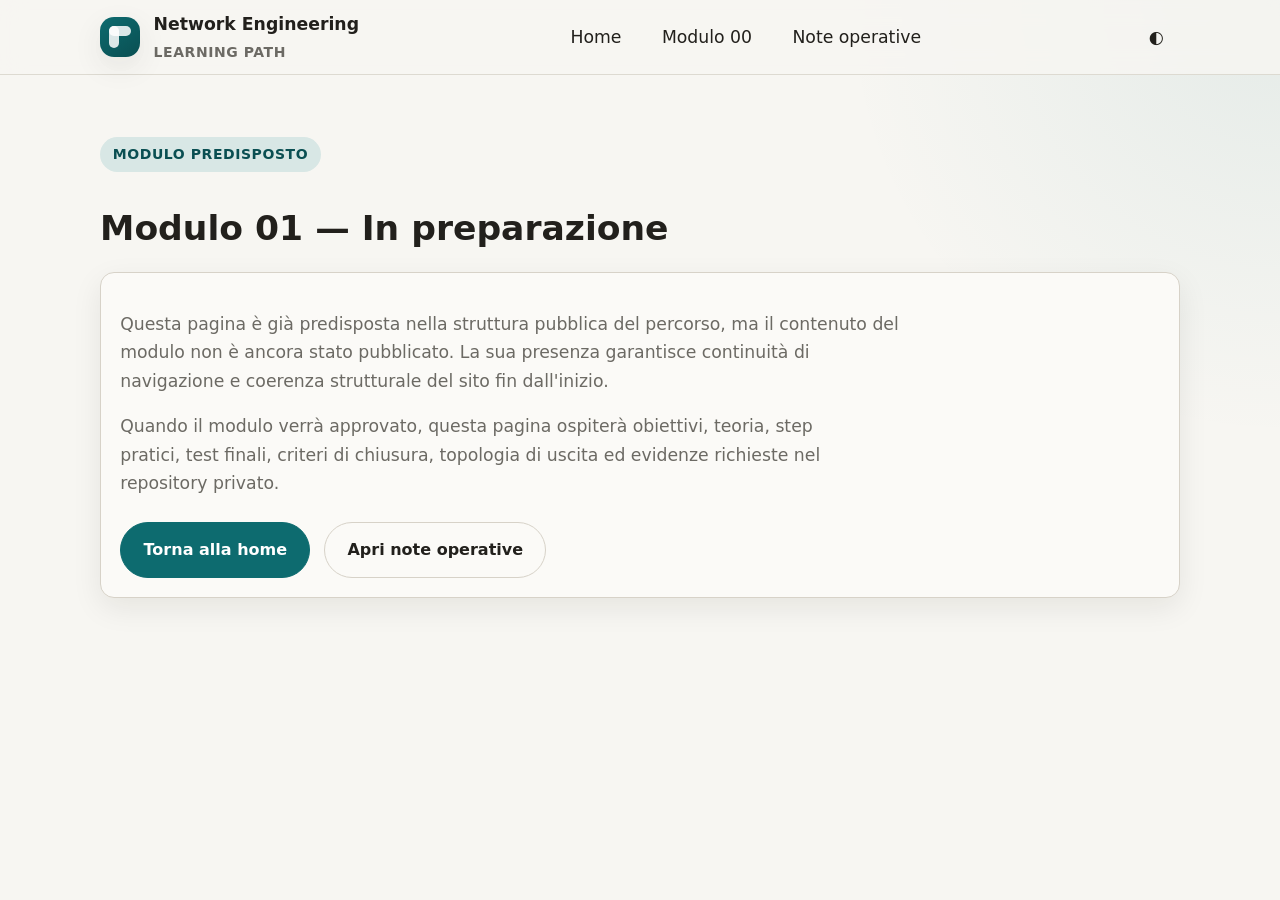
<file: modules/module-01.html>
<!DOCTYPE html>
<html lang="it" data-theme="light">
<head>
  <meta charset="UTF-8">
  <meta name="viewport" content="width=device-width, initial-scale=1.0">
  <title>Modulo 01 — In preparazione</title>
  <link rel="preconnect" href="https://api.fontshare.com">
  <link rel="preconnect" href="https://fonts.googleapis.com">
  <link rel="preconnect" href="https://fonts.gstatic.com" crossorigin>
  <link href="https://api.fontshare.com/v2/css?f[]=general-sans@400,500,600,700&f[]=zodiak@400,700&display=swap" rel="stylesheet">
  <link rel="stylesheet" href="../assets/style.css">
  <script defer src="../assets/app.js"></script>
</head>
<body>
  <a class="skip-link" href="#main">Salta al contenuto</a>
  <header class="site-header">
    <div class="container header-inner">
      <a class="brand" href="../index.html" aria-label="Vai alla home del percorso">
        <div class="brand-mark" aria-hidden="true"></div>
        <span class="brand-text">
          <strong>Network Engineering</strong>
          <small>Learning Path</small>
        </span>
      </a>
      <nav class="site-nav" aria-label="Navigazione principale">
        <a href="../index.html">Home</a>
        <a href="./module-00.html">Modulo 00</a>
        <a href="../operative-notes/repo-guide.html">Note operative</a>
      </nav>
      <button class="theme-toggle" type="button" data-theme-toggle aria-label="Attiva tema scuro"><span aria-hidden="true">◐</span></button>
    </div>
  </header>
  <main id="main" class="section">
    <div class="container narrow-stack">
      <p class="eyebrow">Modulo predisposto</p>
      <h1>Modulo 01 — In preparazione</h1>
      <div class="card prose-card">
        <p>Questa pagina è già predisposta nella struttura pubblica del percorso, ma il contenuto del modulo non è ancora stato pubblicato. La sua presenza garantisce continuità di navigazione e coerenza strutturale del sito fin dall'inizio.</p>
        <p>Quando il modulo verrà approvato, questa pagina ospiterà obiettivi, teoria, step pratici, test finali, criteri di chiusura, topologia di uscita ed evidenze richieste nel repository privato.</p>
        <div class="hero-actions">
          <a class="button" href="../index.html">Torna alla home</a>
          <a class="button-secondary" href="../operative-notes/repo-guide.html">Apri note operative</a>
        </div>
      </div>
    </div>
  </main>
</body>
</html>
</file>
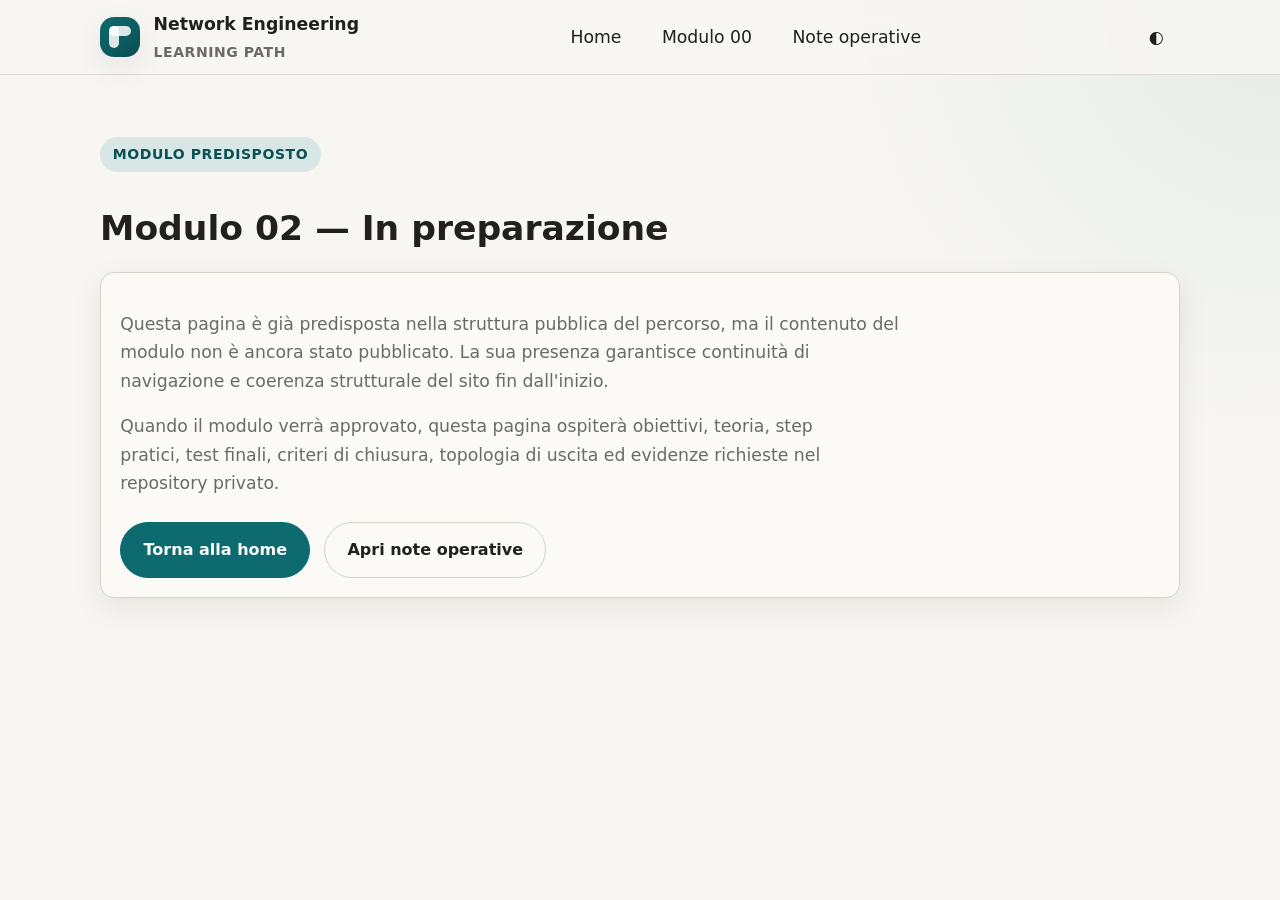
<file: modules/module-02.html>
<!DOCTYPE html>
<html lang="it" data-theme="light">
<head>
  <meta charset="UTF-8">
  <meta name="viewport" content="width=device-width, initial-scale=1.0">
  <title>Modulo 02 — In preparazione</title>
  <link rel="preconnect" href="https://api.fontshare.com">
  <link rel="preconnect" href="https://fonts.googleapis.com">
  <link rel="preconnect" href="https://fonts.gstatic.com" crossorigin>
  <link href="https://api.fontshare.com/v2/css?f[]=general-sans@400,500,600,700&f[]=zodiak@400,700&display=swap" rel="stylesheet">
  <link rel="stylesheet" href="../assets/style.css">
  <script defer src="../assets/app.js"></script>
</head>
<body>
  <a class="skip-link" href="#main">Salta al contenuto</a>
  <header class="site-header">
    <div class="container header-inner">
      <a class="brand" href="../index.html" aria-label="Vai alla home del percorso">
        <div class="brand-mark" aria-hidden="true"></div>
        <span class="brand-text">
          <strong>Network Engineering</strong>
          <small>Learning Path</small>
        </span>
      </a>
      <nav class="site-nav" aria-label="Navigazione principale">
        <a href="../index.html">Home</a>
        <a href="./module-00.html">Modulo 00</a>
        <a href="../operative-notes/repo-guide.html">Note operative</a>
      </nav>
      <button class="theme-toggle" type="button" data-theme-toggle aria-label="Attiva tema scuro"><span aria-hidden="true">◐</span></button>
    </div>
  </header>
  <main id="main" class="section">
    <div class="container narrow-stack">
      <p class="eyebrow">Modulo predisposto</p>
      <h1>Modulo 02 — In preparazione</h1>
      <div class="card prose-card">
        <p>Questa pagina è già predisposta nella struttura pubblica del percorso, ma il contenuto del modulo non è ancora stato pubblicato. La sua presenza garantisce continuità di navigazione e coerenza strutturale del sito fin dall'inizio.</p>
        <p>Quando il modulo verrà approvato, questa pagina ospiterà obiettivi, teoria, step pratici, test finali, criteri di chiusura, topologia di uscita ed evidenze richieste nel repository privato.</p>
        <div class="hero-actions">
          <a class="button" href="../index.html">Torna alla home</a>
          <a class="button-secondary" href="../operative-notes/repo-guide.html">Apri note operative</a>
        </div>
      </div>
    </div>
  </main>
</body>
</html>
</file>
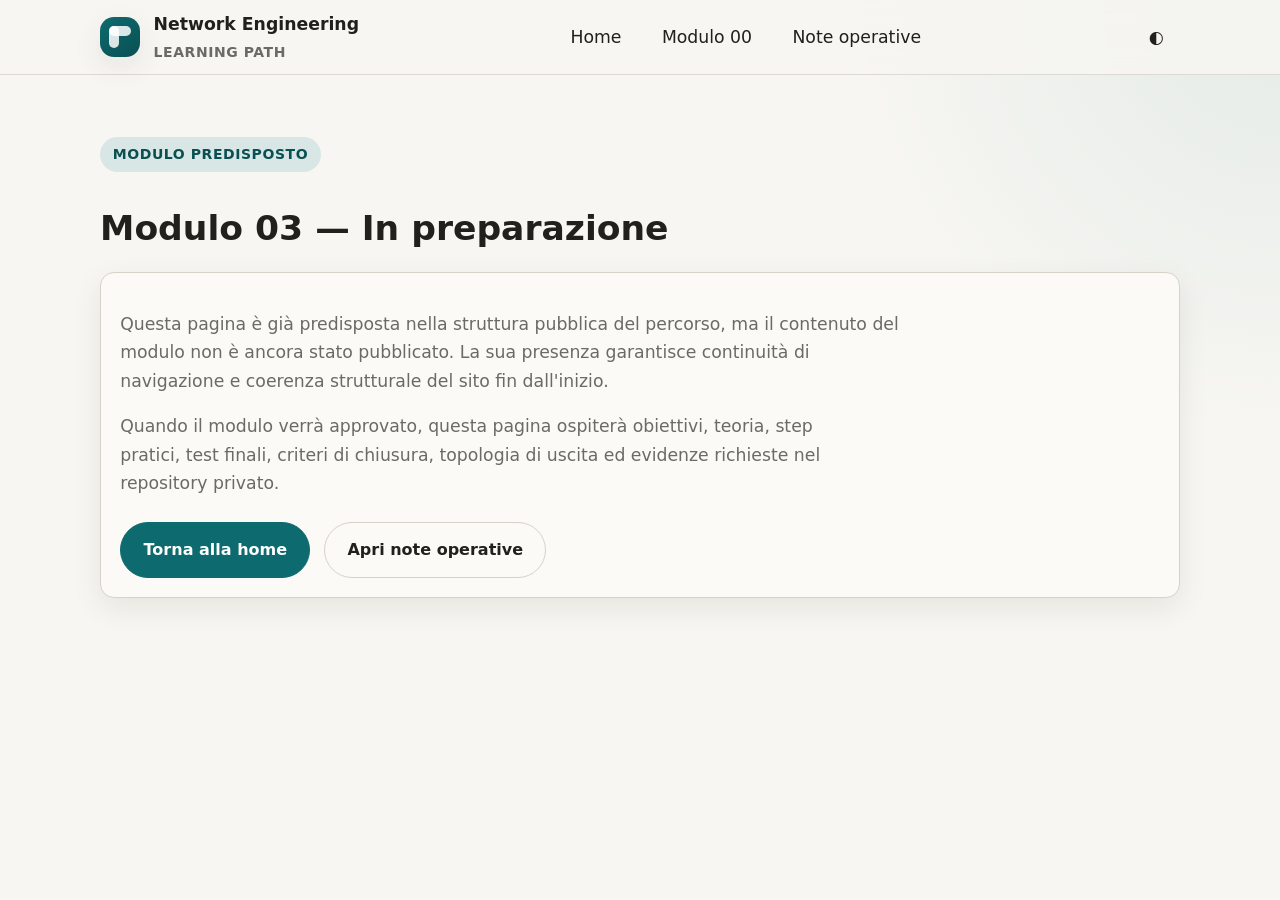
<file: modules/module-03.html>
<!DOCTYPE html>
<html lang="it" data-theme="light">
<head>
  <meta charset="UTF-8">
  <meta name="viewport" content="width=device-width, initial-scale=1.0">
  <title>Modulo 03 — In preparazione</title>
  <link rel="preconnect" href="https://api.fontshare.com">
  <link rel="preconnect" href="https://fonts.googleapis.com">
  <link rel="preconnect" href="https://fonts.gstatic.com" crossorigin>
  <link href="https://api.fontshare.com/v2/css?f[]=general-sans@400,500,600,700&f[]=zodiak@400,700&display=swap" rel="stylesheet">
  <link rel="stylesheet" href="../assets/style.css">
  <script defer src="../assets/app.js"></script>
</head>
<body>
  <a class="skip-link" href="#main">Salta al contenuto</a>
  <header class="site-header">
    <div class="container header-inner">
      <a class="brand" href="../index.html" aria-label="Vai alla home del percorso">
        <div class="brand-mark" aria-hidden="true"></div>
        <span class="brand-text">
          <strong>Network Engineering</strong>
          <small>Learning Path</small>
        </span>
      </a>
      <nav class="site-nav" aria-label="Navigazione principale">
        <a href="../index.html">Home</a>
        <a href="./module-00.html">Modulo 00</a>
        <a href="../operative-notes/repo-guide.html">Note operative</a>
      </nav>
      <button class="theme-toggle" type="button" data-theme-toggle aria-label="Attiva tema scuro"><span aria-hidden="true">◐</span></button>
    </div>
  </header>
  <main id="main" class="section">
    <div class="container narrow-stack">
      <p class="eyebrow">Modulo predisposto</p>
      <h1>Modulo 03 — In preparazione</h1>
      <div class="card prose-card">
        <p>Questa pagina è già predisposta nella struttura pubblica del percorso, ma il contenuto del modulo non è ancora stato pubblicato. La sua presenza garantisce continuità di navigazione e coerenza strutturale del sito fin dall'inizio.</p>
        <p>Quando il modulo verrà approvato, questa pagina ospiterà obiettivi, teoria, step pratici, test finali, criteri di chiusura, topologia di uscita ed evidenze richieste nel repository privato.</p>
        <div class="hero-actions">
          <a class="button" href="../index.html">Torna alla home</a>
          <a class="button-secondary" href="../operative-notes/repo-guide.html">Apri note operative</a>
        </div>
      </div>
    </div>
  </main>
</body>
</html>
</file>
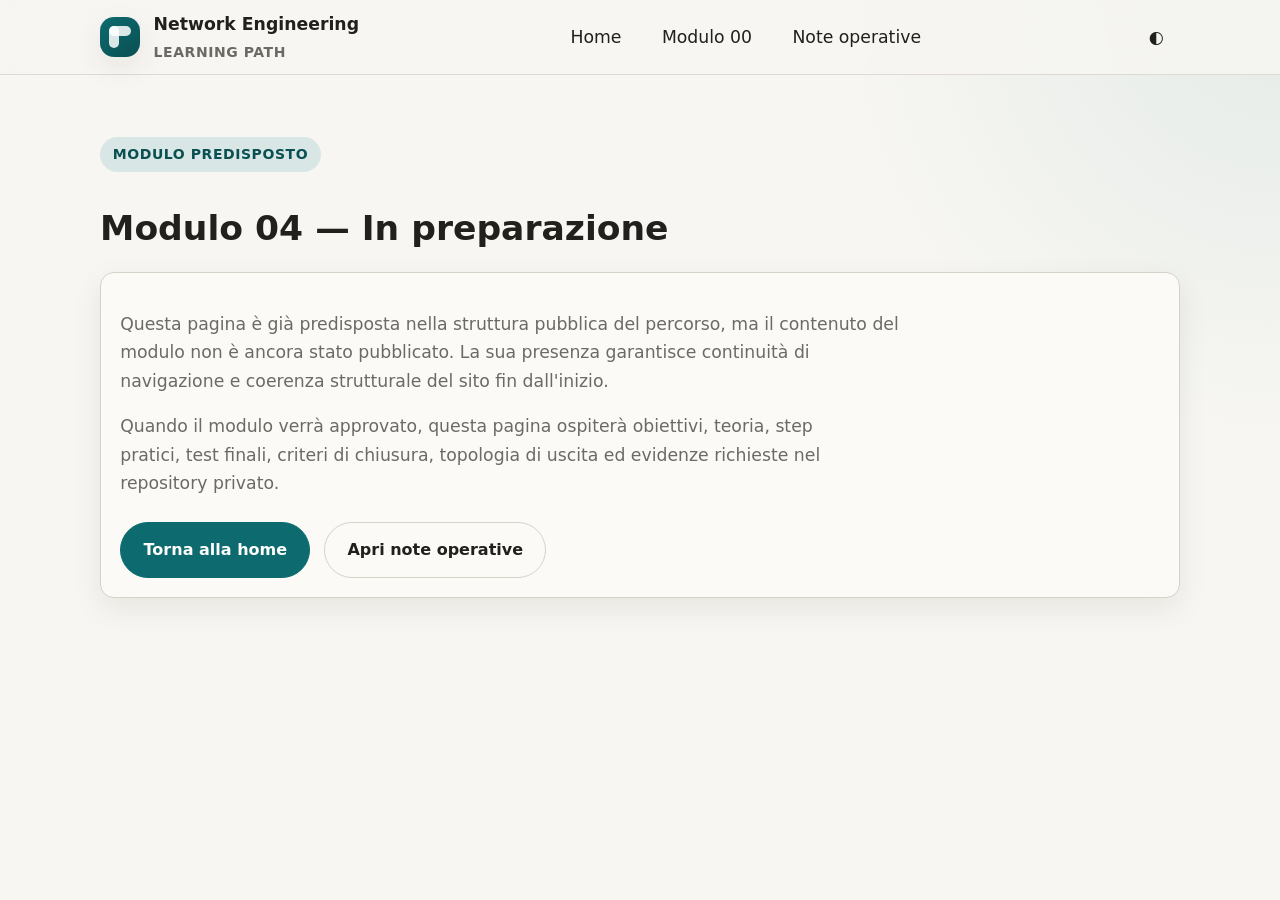
<file: modules/module-04.html>
<!DOCTYPE html>
<html lang="it" data-theme="light">
<head>
  <meta charset="UTF-8">
  <meta name="viewport" content="width=device-width, initial-scale=1.0">
  <title>Modulo 04 — In preparazione</title>
  <link rel="preconnect" href="https://api.fontshare.com">
  <link rel="preconnect" href="https://fonts.googleapis.com">
  <link rel="preconnect" href="https://fonts.gstatic.com" crossorigin>
  <link href="https://api.fontshare.com/v2/css?f[]=general-sans@400,500,600,700&f[]=zodiak@400,700&display=swap" rel="stylesheet">
  <link rel="stylesheet" href="../assets/style.css">
  <script defer src="../assets/app.js"></script>
</head>
<body>
  <a class="skip-link" href="#main">Salta al contenuto</a>
  <header class="site-header">
    <div class="container header-inner">
      <a class="brand" href="../index.html" aria-label="Vai alla home del percorso">
        <div class="brand-mark" aria-hidden="true"></div>
        <span class="brand-text">
          <strong>Network Engineering</strong>
          <small>Learning Path</small>
        </span>
      </a>
      <nav class="site-nav" aria-label="Navigazione principale">
        <a href="../index.html">Home</a>
        <a href="./module-00.html">Modulo 00</a>
        <a href="../operative-notes/repo-guide.html">Note operative</a>
      </nav>
      <button class="theme-toggle" type="button" data-theme-toggle aria-label="Attiva tema scuro"><span aria-hidden="true">◐</span></button>
    </div>
  </header>
  <main id="main" class="section">
    <div class="container narrow-stack">
      <p class="eyebrow">Modulo predisposto</p>
      <h1>Modulo 04 — In preparazione</h1>
      <div class="card prose-card">
        <p>Questa pagina è già predisposta nella struttura pubblica del percorso, ma il contenuto del modulo non è ancora stato pubblicato. La sua presenza garantisce continuità di navigazione e coerenza strutturale del sito fin dall'inizio.</p>
        <p>Quando il modulo verrà approvato, questa pagina ospiterà obiettivi, teoria, step pratici, test finali, criteri di chiusura, topologia di uscita ed evidenze richieste nel repository privato.</p>
        <div class="hero-actions">
          <a class="button" href="../index.html">Torna alla home</a>
          <a class="button-secondary" href="../operative-notes/repo-guide.html">Apri note operative</a>
        </div>
      </div>
    </div>
  </main>
</body>
</html>
</file>
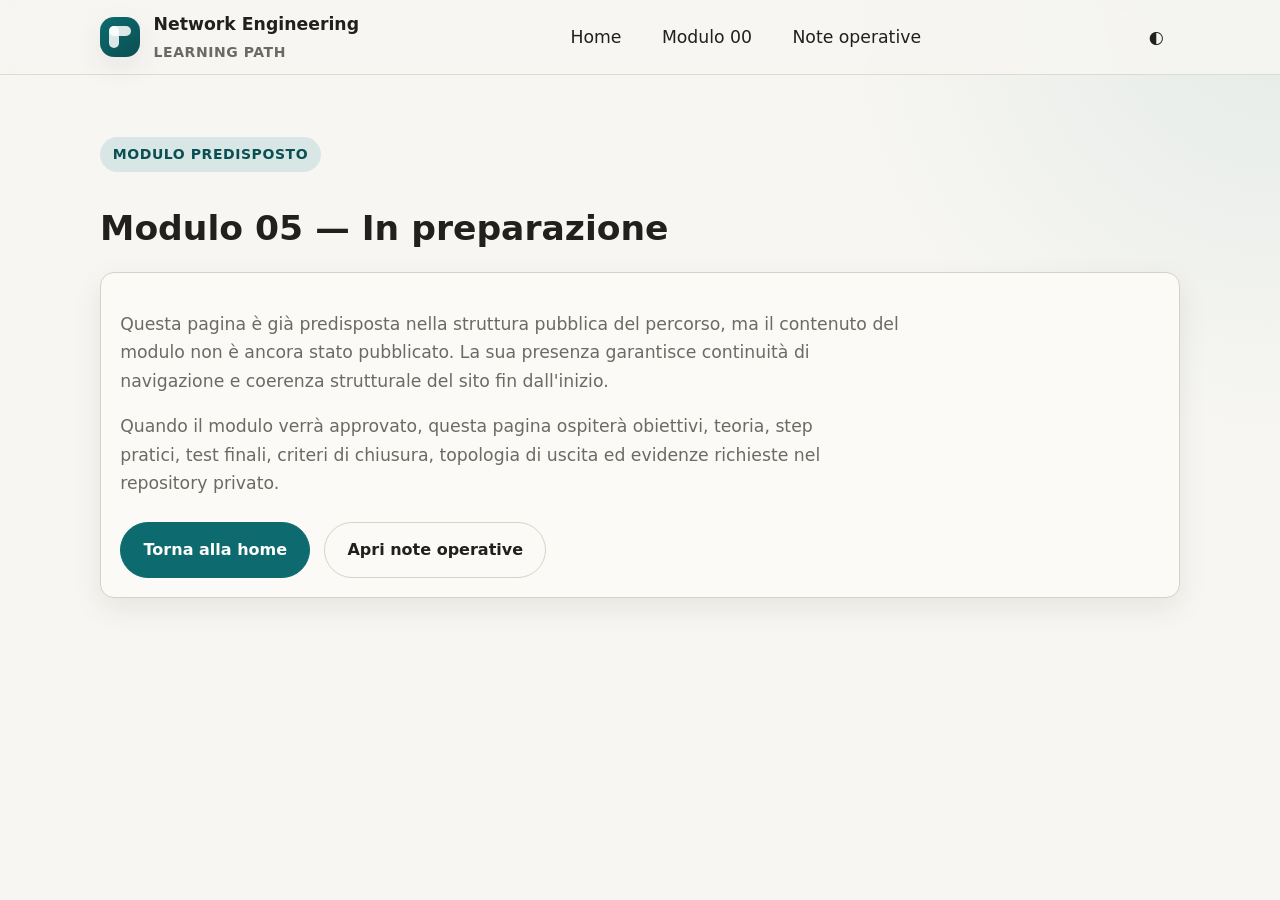
<file: modules/module-05.html>
<!DOCTYPE html>
<html lang="it" data-theme="light">
<head>
  <meta charset="UTF-8">
  <meta name="viewport" content="width=device-width, initial-scale=1.0">
  <title>Modulo 05 — In preparazione</title>
  <link rel="preconnect" href="https://api.fontshare.com">
  <link rel="preconnect" href="https://fonts.googleapis.com">
  <link rel="preconnect" href="https://fonts.gstatic.com" crossorigin>
  <link href="https://api.fontshare.com/v2/css?f[]=general-sans@400,500,600,700&f[]=zodiak@400,700&display=swap" rel="stylesheet">
  <link rel="stylesheet" href="../assets/style.css">
  <script defer src="../assets/app.js"></script>
</head>
<body>
  <a class="skip-link" href="#main">Salta al contenuto</a>
  <header class="site-header">
    <div class="container header-inner">
      <a class="brand" href="../index.html" aria-label="Vai alla home del percorso">
        <div class="brand-mark" aria-hidden="true"></div>
        <span class="brand-text">
          <strong>Network Engineering</strong>
          <small>Learning Path</small>
        </span>
      </a>
      <nav class="site-nav" aria-label="Navigazione principale">
        <a href="../index.html">Home</a>
        <a href="./module-00.html">Modulo 00</a>
        <a href="../operative-notes/repo-guide.html">Note operative</a>
      </nav>
      <button class="theme-toggle" type="button" data-theme-toggle aria-label="Attiva tema scuro"><span aria-hidden="true">◐</span></button>
    </div>
  </header>
  <main id="main" class="section">
    <div class="container narrow-stack">
      <p class="eyebrow">Modulo predisposto</p>
      <h1>Modulo 05 — In preparazione</h1>
      <div class="card prose-card">
        <p>Questa pagina è già predisposta nella struttura pubblica del percorso, ma il contenuto del modulo non è ancora stato pubblicato. La sua presenza garantisce continuità di navigazione e coerenza strutturale del sito fin dall'inizio.</p>
        <p>Quando il modulo verrà approvato, questa pagina ospiterà obiettivi, teoria, step pratici, test finali, criteri di chiusura, topologia di uscita ed evidenze richieste nel repository privato.</p>
        <div class="hero-actions">
          <a class="button" href="../index.html">Torna alla home</a>
          <a class="button-secondary" href="../operative-notes/repo-guide.html">Apri note operative</a>
        </div>
      </div>
    </div>
  </main>
</body>
</html>
</file>
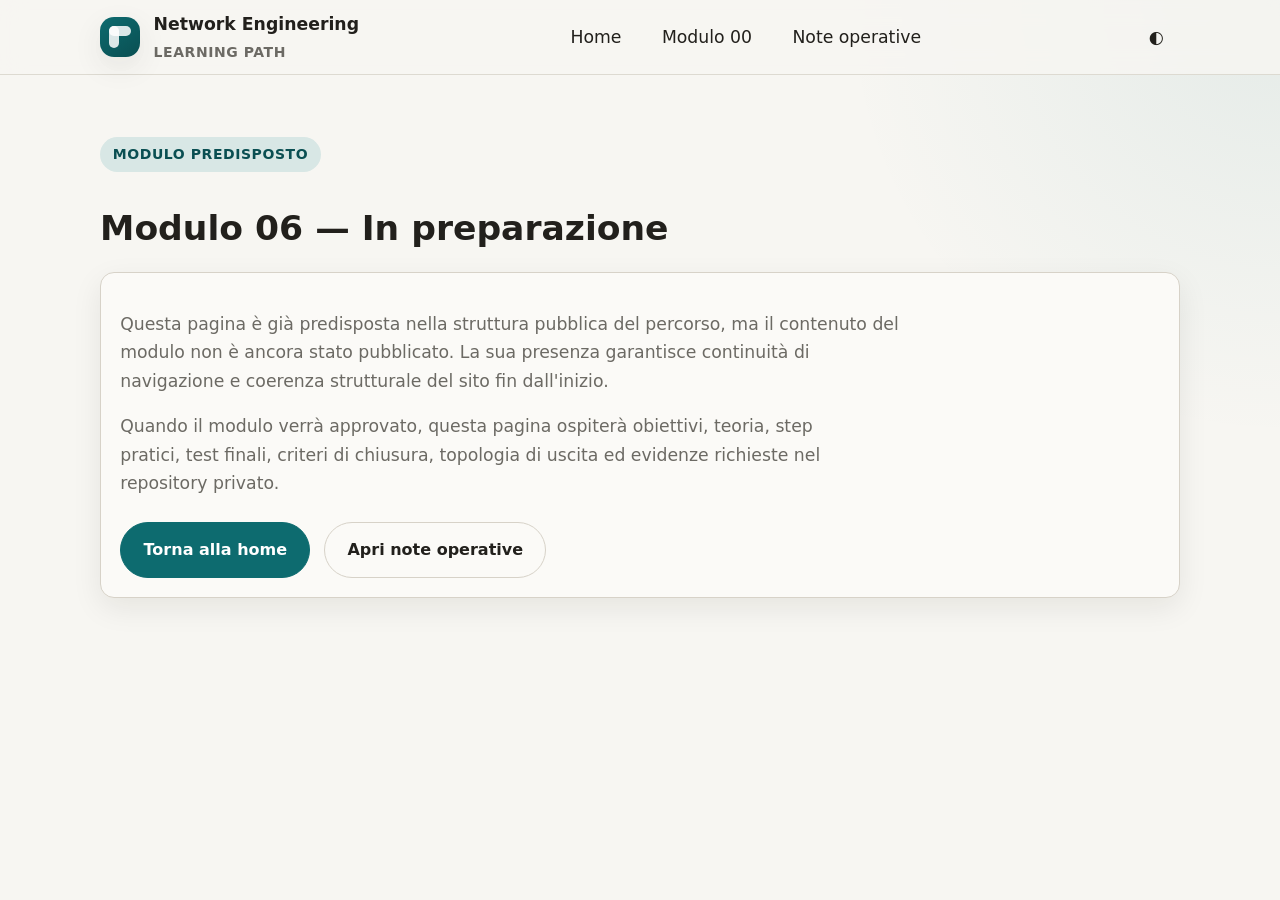
<file: modules/module-06.html>
<!DOCTYPE html>
<html lang="it" data-theme="light">
<head>
  <meta charset="UTF-8">
  <meta name="viewport" content="width=device-width, initial-scale=1.0">
  <title>Modulo 06 — In preparazione</title>
  <link rel="preconnect" href="https://api.fontshare.com">
  <link rel="preconnect" href="https://fonts.googleapis.com">
  <link rel="preconnect" href="https://fonts.gstatic.com" crossorigin>
  <link href="https://api.fontshare.com/v2/css?f[]=general-sans@400,500,600,700&f[]=zodiak@400,700&display=swap" rel="stylesheet">
  <link rel="stylesheet" href="../assets/style.css">
  <script defer src="../assets/app.js"></script>
</head>
<body>
  <a class="skip-link" href="#main">Salta al contenuto</a>
  <header class="site-header">
    <div class="container header-inner">
      <a class="brand" href="../index.html" aria-label="Vai alla home del percorso">
        <div class="brand-mark" aria-hidden="true"></div>
        <span class="brand-text">
          <strong>Network Engineering</strong>
          <small>Learning Path</small>
        </span>
      </a>
      <nav class="site-nav" aria-label="Navigazione principale">
        <a href="../index.html">Home</a>
        <a href="./module-00.html">Modulo 00</a>
        <a href="../operative-notes/repo-guide.html">Note operative</a>
      </nav>
      <button class="theme-toggle" type="button" data-theme-toggle aria-label="Attiva tema scuro"><span aria-hidden="true">◐</span></button>
    </div>
  </header>
  <main id="main" class="section">
    <div class="container narrow-stack">
      <p class="eyebrow">Modulo predisposto</p>
      <h1>Modulo 06 — In preparazione</h1>
      <div class="card prose-card">
        <p>Questa pagina è già predisposta nella struttura pubblica del percorso, ma il contenuto del modulo non è ancora stato pubblicato. La sua presenza garantisce continuità di navigazione e coerenza strutturale del sito fin dall'inizio.</p>
        <p>Quando il modulo verrà approvato, questa pagina ospiterà obiettivi, teoria, step pratici, test finali, criteri di chiusura, topologia di uscita ed evidenze richieste nel repository privato.</p>
        <div class="hero-actions">
          <a class="button" href="../index.html">Torna alla home</a>
          <a class="button-secondary" href="../operative-notes/repo-guide.html">Apri note operative</a>
        </div>
      </div>
    </div>
  </main>
</body>
</html>
</file>
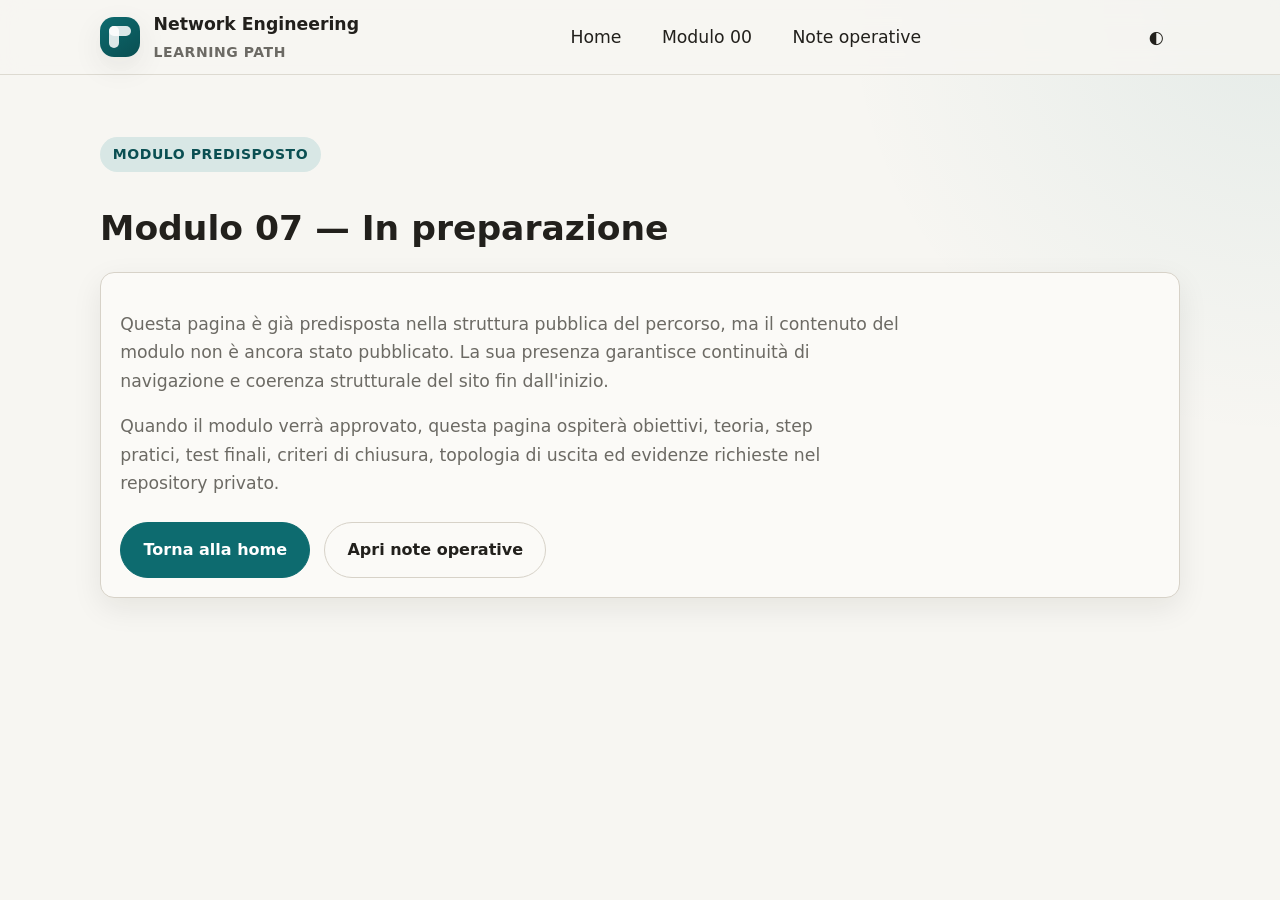
<file: modules/module-07.html>
<!DOCTYPE html>
<html lang="it" data-theme="light">
<head>
  <meta charset="UTF-8">
  <meta name="viewport" content="width=device-width, initial-scale=1.0">
  <title>Modulo 07 — In preparazione</title>
  <link rel="preconnect" href="https://api.fontshare.com">
  <link rel="preconnect" href="https://fonts.googleapis.com">
  <link rel="preconnect" href="https://fonts.gstatic.com" crossorigin>
  <link href="https://api.fontshare.com/v2/css?f[]=general-sans@400,500,600,700&f[]=zodiak@400,700&display=swap" rel="stylesheet">
  <link rel="stylesheet" href="../assets/style.css">
  <script defer src="../assets/app.js"></script>
</head>
<body>
  <a class="skip-link" href="#main">Salta al contenuto</a>
  <header class="site-header">
    <div class="container header-inner">
      <a class="brand" href="../index.html" aria-label="Vai alla home del percorso">
        <div class="brand-mark" aria-hidden="true"></div>
        <span class="brand-text">
          <strong>Network Engineering</strong>
          <small>Learning Path</small>
        </span>
      </a>
      <nav class="site-nav" aria-label="Navigazione principale">
        <a href="../index.html">Home</a>
        <a href="./module-00.html">Modulo 00</a>
        <a href="../operative-notes/repo-guide.html">Note operative</a>
      </nav>
      <button class="theme-toggle" type="button" data-theme-toggle aria-label="Attiva tema scuro"><span aria-hidden="true">◐</span></button>
    </div>
  </header>
  <main id="main" class="section">
    <div class="container narrow-stack">
      <p class="eyebrow">Modulo predisposto</p>
      <h1>Modulo 07 — In preparazione</h1>
      <div class="card prose-card">
        <p>Questa pagina è già predisposta nella struttura pubblica del percorso, ma il contenuto del modulo non è ancora stato pubblicato. La sua presenza garantisce continuità di navigazione e coerenza strutturale del sito fin dall'inizio.</p>
        <p>Quando il modulo verrà approvato, questa pagina ospiterà obiettivi, teoria, step pratici, test finali, criteri di chiusura, topologia di uscita ed evidenze richieste nel repository privato.</p>
        <div class="hero-actions">
          <a class="button" href="../index.html">Torna alla home</a>
          <a class="button-secondary" href="../operative-notes/repo-guide.html">Apri note operative</a>
        </div>
      </div>
    </div>
  </main>
</body>
</html>
</file>
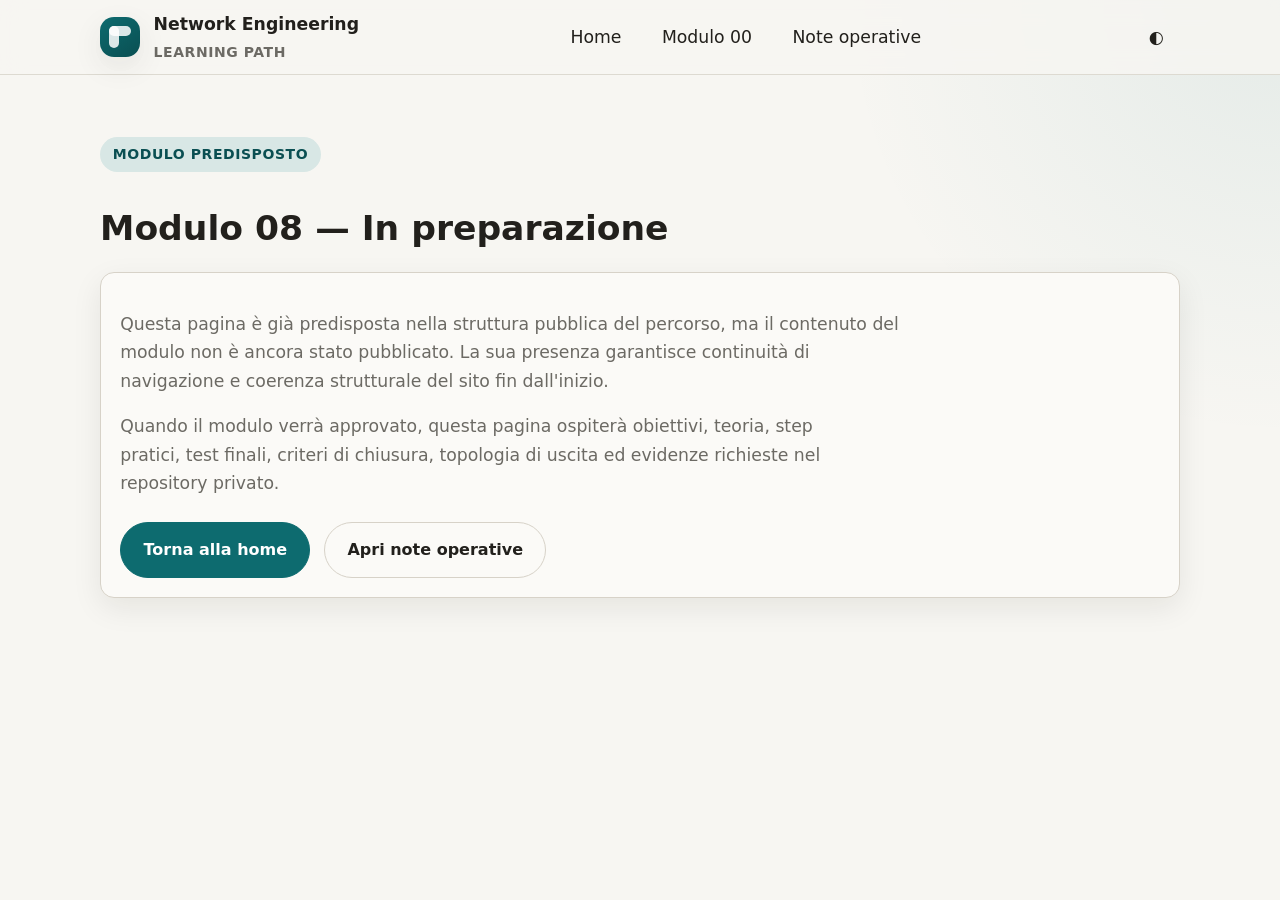
<file: modules/module-08.html>
<!DOCTYPE html>
<html lang="it" data-theme="light">
<head>
  <meta charset="UTF-8">
  <meta name="viewport" content="width=device-width, initial-scale=1.0">
  <title>Modulo 08 — In preparazione</title>
  <link rel="preconnect" href="https://api.fontshare.com">
  <link rel="preconnect" href="https://fonts.googleapis.com">
  <link rel="preconnect" href="https://fonts.gstatic.com" crossorigin>
  <link href="https://api.fontshare.com/v2/css?f[]=general-sans@400,500,600,700&f[]=zodiak@400,700&display=swap" rel="stylesheet">
  <link rel="stylesheet" href="../assets/style.css">
  <script defer src="../assets/app.js"></script>
</head>
<body>
  <a class="skip-link" href="#main">Salta al contenuto</a>
  <header class="site-header">
    <div class="container header-inner">
      <a class="brand" href="../index.html" aria-label="Vai alla home del percorso">
        <div class="brand-mark" aria-hidden="true"></div>
        <span class="brand-text">
          <strong>Network Engineering</strong>
          <small>Learning Path</small>
        </span>
      </a>
      <nav class="site-nav" aria-label="Navigazione principale">
        <a href="../index.html">Home</a>
        <a href="./module-00.html">Modulo 00</a>
        <a href="../operative-notes/repo-guide.html">Note operative</a>
      </nav>
      <button class="theme-toggle" type="button" data-theme-toggle aria-label="Attiva tema scuro"><span aria-hidden="true">◐</span></button>
    </div>
  </header>
  <main id="main" class="section">
    <div class="container narrow-stack">
      <p class="eyebrow">Modulo predisposto</p>
      <h1>Modulo 08 — In preparazione</h1>
      <div class="card prose-card">
        <p>Questa pagina è già predisposta nella struttura pubblica del percorso, ma il contenuto del modulo non è ancora stato pubblicato. La sua presenza garantisce continuità di navigazione e coerenza strutturale del sito fin dall'inizio.</p>
        <p>Quando il modulo verrà approvato, questa pagina ospiterà obiettivi, teoria, step pratici, test finali, criteri di chiusura, topologia di uscita ed evidenze richieste nel repository privato.</p>
        <div class="hero-actions">
          <a class="button" href="../index.html">Torna alla home</a>
          <a class="button-secondary" href="../operative-notes/repo-guide.html">Apri note operative</a>
        </div>
      </div>
    </div>
  </main>
</body>
</html>
</file>
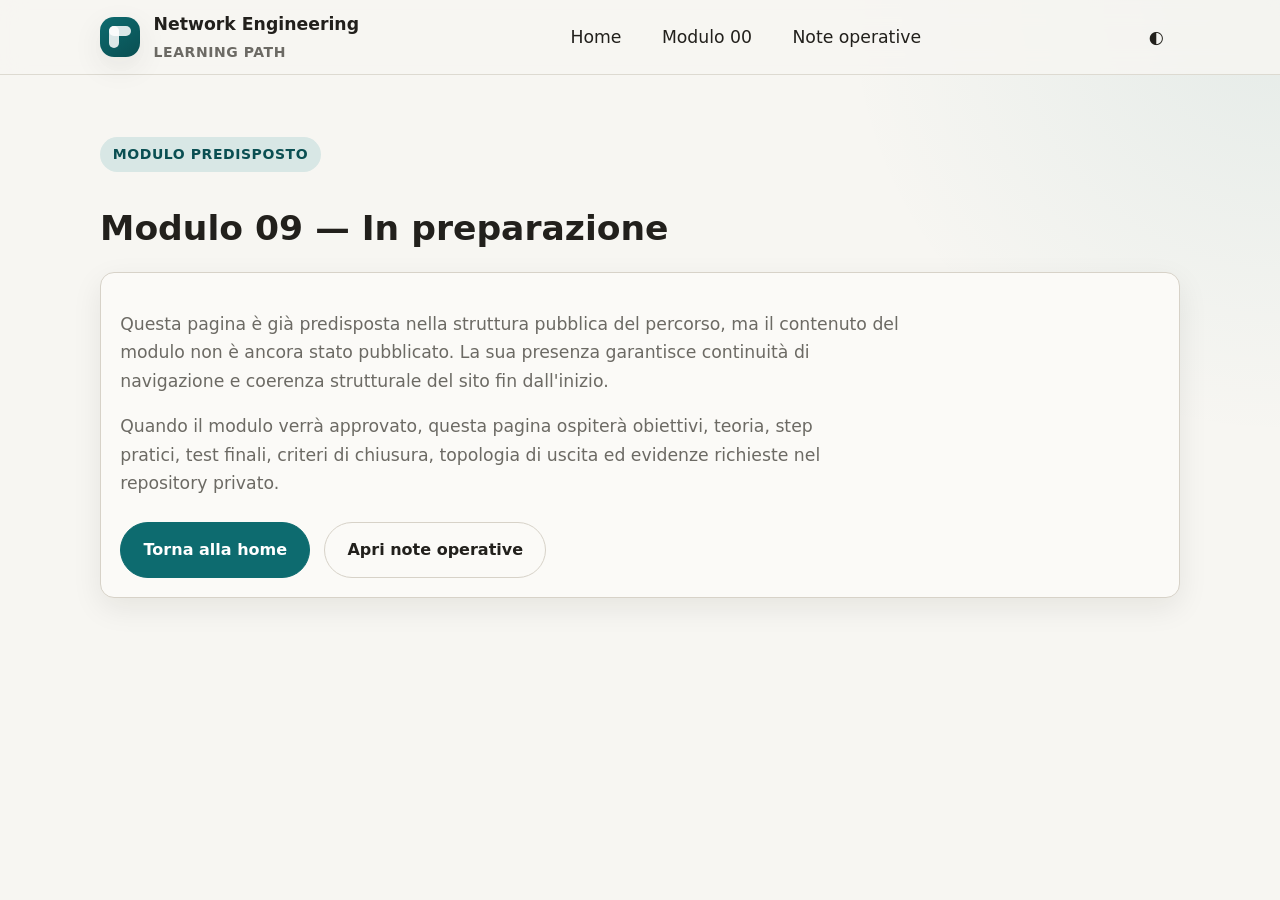
<file: modules/module-09.html>
<!DOCTYPE html>
<html lang="it" data-theme="light">
<head>
  <meta charset="UTF-8">
  <meta name="viewport" content="width=device-width, initial-scale=1.0">
  <title>Modulo 09 — In preparazione</title>
  <link rel="preconnect" href="https://api.fontshare.com">
  <link rel="preconnect" href="https://fonts.googleapis.com">
  <link rel="preconnect" href="https://fonts.gstatic.com" crossorigin>
  <link href="https://api.fontshare.com/v2/css?f[]=general-sans@400,500,600,700&f[]=zodiak@400,700&display=swap" rel="stylesheet">
  <link rel="stylesheet" href="../assets/style.css">
  <script defer src="../assets/app.js"></script>
</head>
<body>
  <a class="skip-link" href="#main">Salta al contenuto</a>
  <header class="site-header">
    <div class="container header-inner">
      <a class="brand" href="../index.html" aria-label="Vai alla home del percorso">
        <div class="brand-mark" aria-hidden="true"></div>
        <span class="brand-text">
          <strong>Network Engineering</strong>
          <small>Learning Path</small>
        </span>
      </a>
      <nav class="site-nav" aria-label="Navigazione principale">
        <a href="../index.html">Home</a>
        <a href="./module-00.html">Modulo 00</a>
        <a href="../operative-notes/repo-guide.html">Note operative</a>
      </nav>
      <button class="theme-toggle" type="button" data-theme-toggle aria-label="Attiva tema scuro"><span aria-hidden="true">◐</span></button>
    </div>
  </header>
  <main id="main" class="section">
    <div class="container narrow-stack">
      <p class="eyebrow">Modulo predisposto</p>
      <h1>Modulo 09 — In preparazione</h1>
      <div class="card prose-card">
        <p>Questa pagina è già predisposta nella struttura pubblica del percorso, ma il contenuto del modulo non è ancora stato pubblicato. La sua presenza garantisce continuità di navigazione e coerenza strutturale del sito fin dall'inizio.</p>
        <p>Quando il modulo verrà approvato, questa pagina ospiterà obiettivi, teoria, step pratici, test finali, criteri di chiusura, topologia di uscita ed evidenze richieste nel repository privato.</p>
        <div class="hero-actions">
          <a class="button" href="../index.html">Torna alla home</a>
          <a class="button-secondary" href="../operative-notes/repo-guide.html">Apri note operative</a>
        </div>
      </div>
    </div>
  </main>
</body>
</html>
</file>
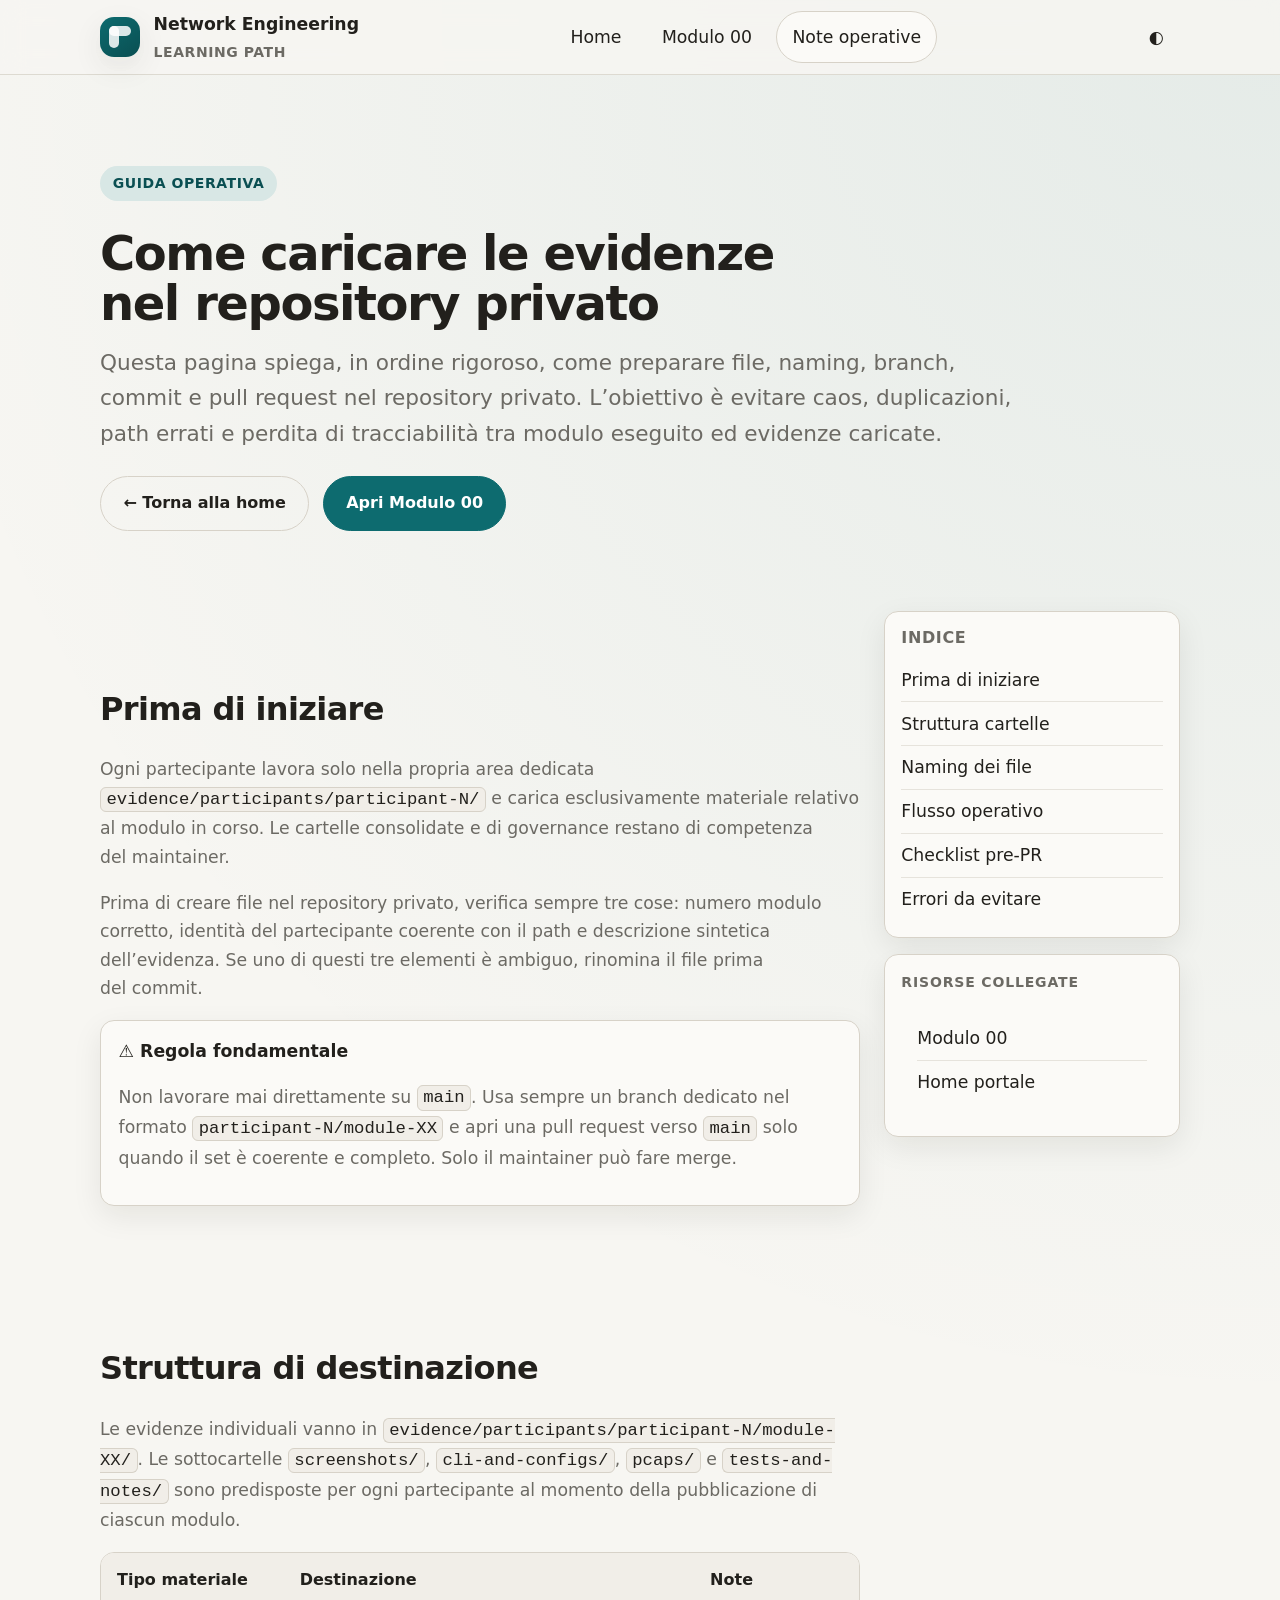
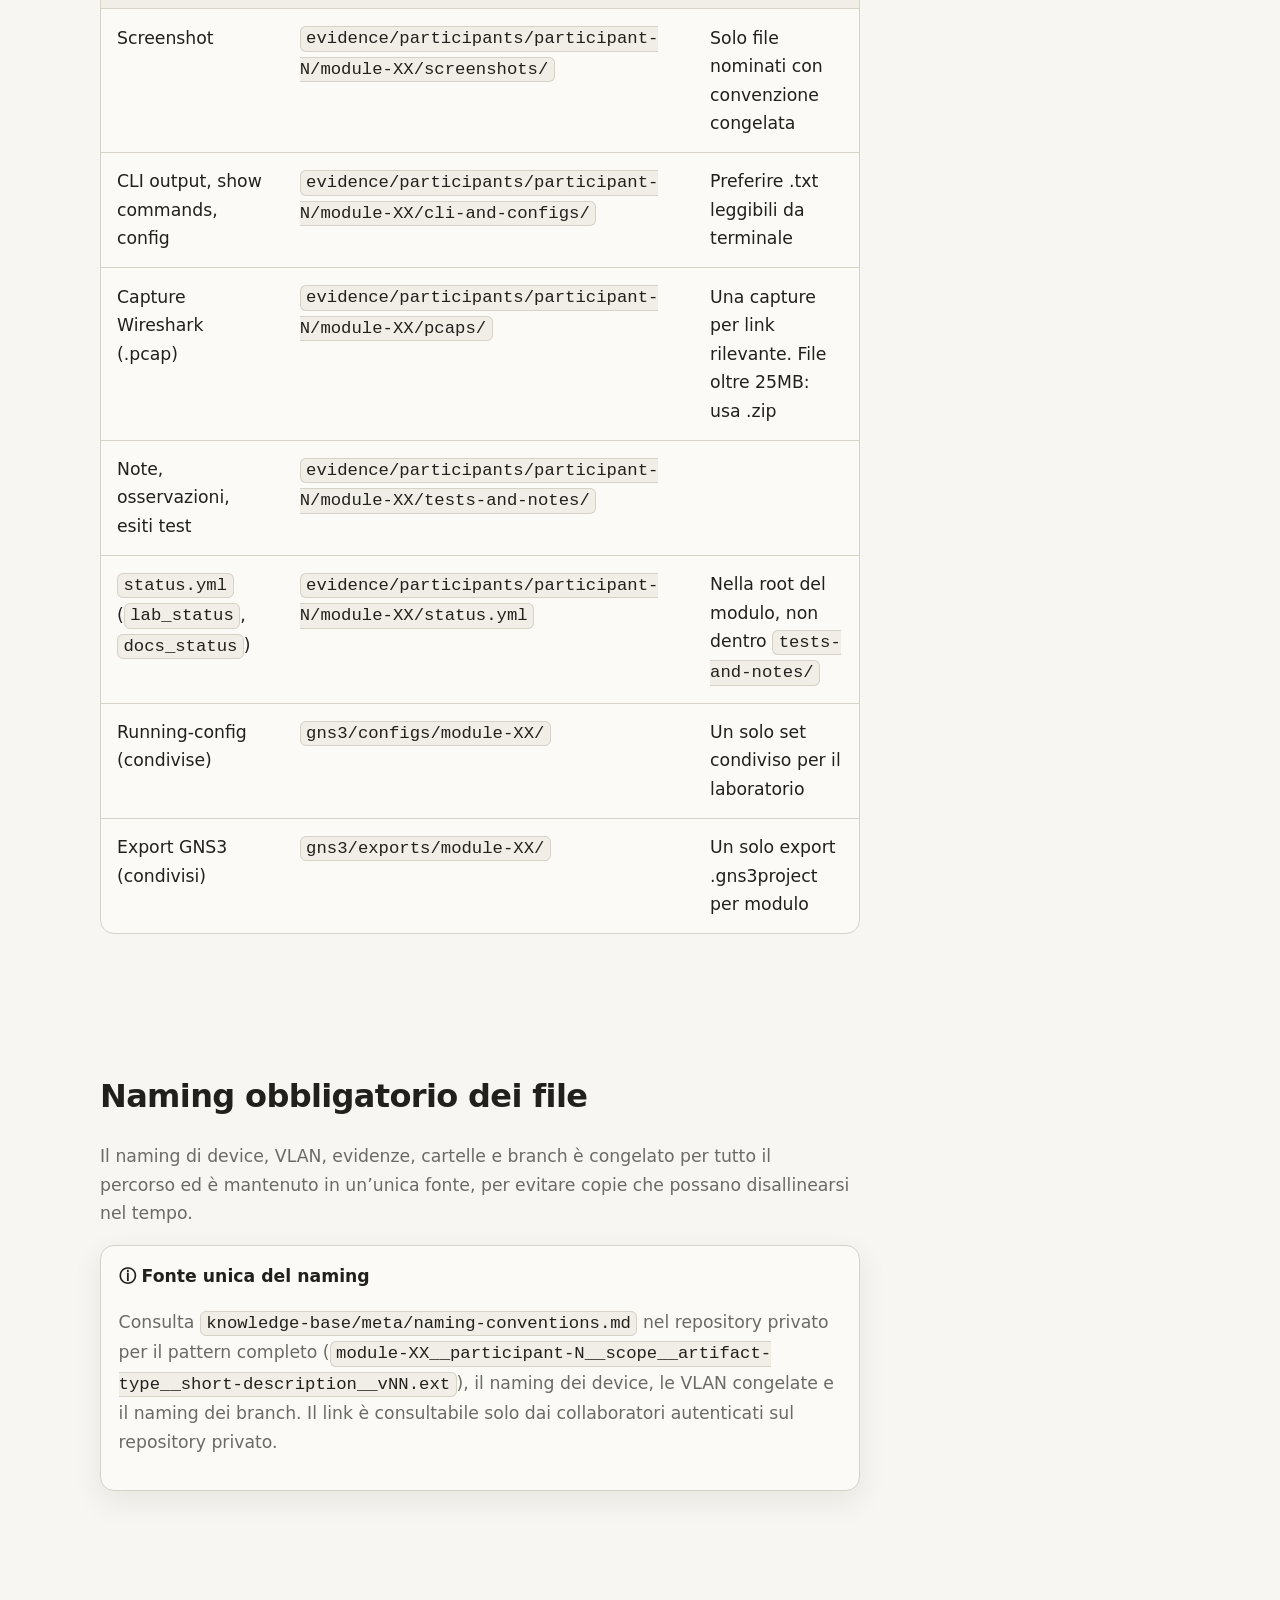
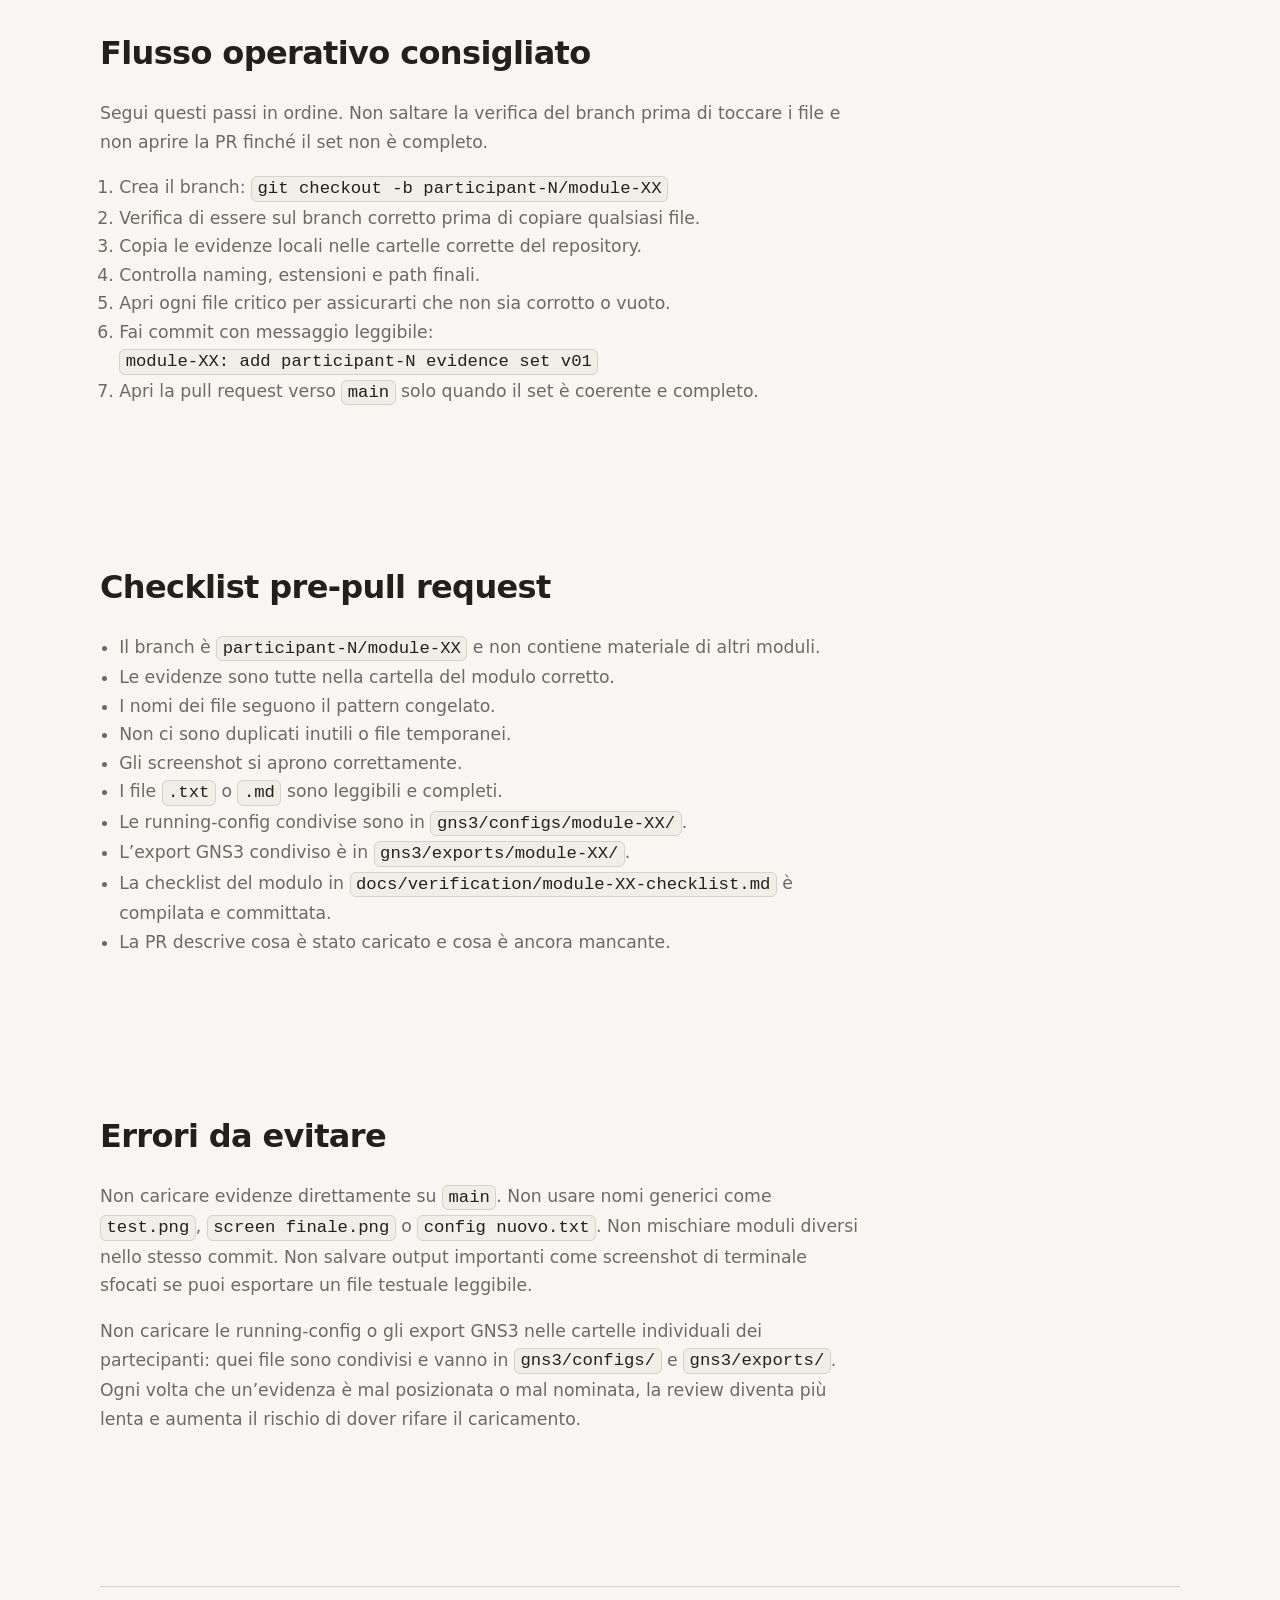
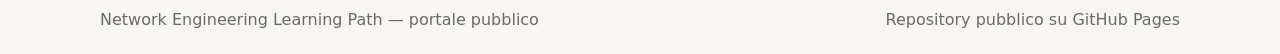
<file: operative-notes/repo-guide.html>
<!DOCTYPE html>
<html lang="it" data-theme="light">
<head>
  <meta charset="UTF-8">
  <meta name="viewport" content="width=device-width, initial-scale=1.0">
  <title>Note operative — Repository privato | Network Engineering Learning Path</title>
  <meta name="description" content="Guida operativa completa per caricare evidenze nel repository privato del percorso di networking.">
  <link rel="preconnect" href="https://api.fontshare.com">
  <link rel="preconnect" href="https://fonts.googleapis.com">
  <link rel="preconnect" href="https://fonts.gstatic.com" crossorigin>
  <link href="https://api.fontshare.com/v2/css?f[]=general-sans@400,500,600,700&f[]=zodiak@400,700&display=swap" rel="stylesheet">
  <link rel="stylesheet" href="../assets/style.css">
  <script defer src="../assets/app.js"></script>
</head>
<body>
  <a class="skip-link" href="#main">Salta al contenuto</a>

  <header class="site-header">
    <div class="container header-inner">
      <a class="brand" href="../index.html" aria-label="Vai alla home del percorso">
        <div class="brand-mark" aria-hidden="true"></div>
        <span class="brand-text">
          <strong>Network Engineering</strong>
          <small>Learning Path</small>
        </span>
      </a>
      <nav class="site-nav" aria-label="Navigazione principale">
        <a href="../index.html">Home</a>
        <a href="../modules/module-00.html">Modulo 00</a>
        <a href="./repo-guide.html" aria-current="page">Note operative</a>
      </nav>
      <button class="theme-toggle" type="button" data-theme-toggle aria-label="Attiva tema scuro">
        <span aria-hidden="true">&#9680;</span>
      </button>
    </div>
  </header>

  <main id="main">

    <!-- Hero -->
    <section class="hero section">
      <div class="container">
        <p class="eyebrow">Guida operativa</p>
        <h1 class="page-title">Come caricare le evidenze nel repository privato</h1>
        <p class="hero-copy">
          Questa pagina spiega, in ordine rigoroso, come preparare file, naming,
          branch, commit e pull request nel repository privato. L’obiettivo è evitare
          caos, duplicazioni, path errati e perdita di tracciabilità tra modulo
          eseguito ed evidenze caricate.
        </p>
        <div class="hero-actions">
          <a class="button-ghost" href="../index.html">&larr; Torna alla home</a>
          <a class="button" href="../modules/module-00.html">Apri Modulo 00</a>
        </div>
      </div>
    </section>

    <!-- Contenuto + sidebar -->
    <section class="section">
      <div class="container content-layout">

        <article class="content">

          <!-- 1. Prima di iniziare -->
          <section id="prima-di-iniziare">
            <h2>Prima di iniziare</h2>
            <p>
              Ogni partecipante lavora solo nella propria area dedicata
              <code>evidence/participants/participant-N/</code> e carica esclusivamente
              materiale relativo al modulo in corso. Le cartelle consolidate e di
              governance restano di competenza del maintainer.
            </p>
            <p>
              Prima di creare file nel repository privato, verifica sempre tre cose:
              numero modulo corretto, identità del partecipante coerente con il path
              e descrizione sintetica dell’evidenza. Se uno di questi tre elementi
              è ambiguo, rinomina il file prima del commit.
            </p>
            <div class="callout card">
              <strong>&#9888; Regola fondamentale</strong>
              <p>Non lavorare mai direttamente su <code>main</code>.
                Usa sempre un branch dedicato nel formato
                <code>participant-N/module-XX</code> e apri una pull request
                verso <code>main</code> solo quando il set è coerente e completo.
                Solo il maintainer può fare merge.</p>
            </div>
          </section>

          <!-- 2. Struttura -->
          <section id="struttura">
            <h2>Struttura di destinazione</h2>
            <p>
              Le evidenze individuali vanno in
              <code>evidence/participants/participant-N/module-XX/</code>.
              Le sottocartelle <code>screenshots/</code>, <code>cli-and-configs/</code>,
              <code>pcaps/</code> e <code>tests-and-notes/</code> sono predisposte per
              ogni partecipante al momento della pubblicazione di ciascun modulo.
            </p>
            <div class="table-wrap">
              <table>
                <thead>
                  <tr><th>Tipo materiale</th><th>Destinazione</th><th>Note</th></tr>
                </thead>
                <tbody>
                  <tr>
                    <td>Screenshot</td>
                    <td><code>evidence/participants/participant-N/module-XX/screenshots/</code></td>
                    <td>Solo file nominati con convenzione congelata</td>
                  </tr>
                  <tr>
                    <td>CLI output, show commands, config</td>
                    <td><code>evidence/participants/participant-N/module-XX/cli-and-configs/</code></td>
                    <td>Preferire .txt leggibili da terminale</td>
                  </tr>
                  <tr>
                    <td>Capture Wireshark (.pcap)</td>
                    <td><code>evidence/participants/participant-N/module-XX/pcaps/</code></td>
                    <td>Una capture per link rilevante. File oltre 25MB: usa .zip</td>
                  </tr>
                  <tr>
                    <td>Note, osservazioni, esiti test</td>
                    <td><code>evidence/participants/participant-N/module-XX/tests-and-notes/</code></td>
                    <td>&nbsp;</td>
                  </tr>
                  <tr>
                    <td><code>status.yml</code> (<code>lab_status</code>, <code>docs_status</code>)</td>
                    <td><code>evidence/participants/participant-N/module-XX/status.yml</code></td>
                    <td>Nella root del modulo, non dentro <code>tests-and-notes/</code></td>
                  </tr>
                  <tr>
                    <td>Running-config (condivise)</td>
                    <td><code>gns3/configs/module-XX/</code></td>
                    <td>Un solo set condiviso per il laboratorio</td>
                  </tr>
                  <tr>
                    <td>Export GNS3 (condivisi)</td>
                    <td><code>gns3/exports/module-XX/</code></td>
                    <td>Un solo export .gns3project per modulo</td>
                  </tr>
                </tbody>
              </table>
            </div>
          </section>

          <!-- 3. Naming -->
          <section id="naming">
            <h2>Naming obbligatorio dei file</h2>
            <p>
              Il naming di device, VLAN, evidenze, cartelle e branch è congelato
              per tutto il percorso ed è mantenuto in un’unica fonte, per evitare
              copie che possano disallinearsi nel tempo.
            </p>
            <div class="callout card">
              <strong>&#9432; Fonte unica del naming</strong>
              <p>
                Consulta <code>knowledge-base/meta/naming-conventions.md</code> nel
                repository privato per il pattern completo
                (<code>module-XX__participant-N__scope__artifact-type__short-description__vNN.ext</code>),
                il naming dei device, le VLAN congelate e il naming dei branch.
                Il link è consultabile solo dai collaboratori autenticati sul
                repository privato.
              </p>
            </div>
          </section>

          <!-- 4. Flusso operativo -->
          <section id="flusso">
            <h2>Flusso operativo consigliato</h2>
            <p>
              Segui questi passi in ordine. Non saltare la verifica del branch
              prima di toccare i file e non aprire la PR finché il set non è completo.
            </p>
            <ol class="number-list">
              <li>Crea il branch: <code>git checkout -b participant-N/module-XX</code></li>
              <li>Verifica di essere sul branch corretto prima di copiare qualsiasi file.</li>
              <li>Copia le evidenze locali nelle cartelle corrette del repository.</li>
              <li>Controlla naming, estensioni e path finali.</li>
              <li>Apri ogni file critico per assicurarti che non sia corrotto o vuoto.</li>
              <li>Fai commit con messaggio leggibile:<br>
                <code>module-XX: add participant-N evidence set v01</code></li>
              <li>Apri la pull request verso <code>main</code> solo quando il set è coerente e completo.</li>
            </ol>
          </section>

          <!-- 5. Checklist PR -->
          <section id="checklist">
            <h2>Checklist pre-pull request</h2>
            <ul role="list" class="bullet-list">
              <li>Il branch è <code>participant-N/module-XX</code> e non contiene materiale di altri moduli.</li>
              <li>Le evidenze sono tutte nella cartella del modulo corretto.</li>
              <li>I nomi dei file seguono il pattern congelato.</li>
              <li>Non ci sono duplicati inutili o file temporanei.</li>
              <li>Gli screenshot si aprono correttamente.</li>
              <li>I file <code>.txt</code> o <code>.md</code> sono leggibili e completi.</li>
              <li>Le running-config condivise sono in <code>gns3/configs/module-XX/</code>.</li>
              <li>L’export GNS3 condiviso è in <code>gns3/exports/module-XX/</code>.</li>
              <li>La checklist del modulo in <code>docs/verification/module-XX-checklist.md</code> è compilata e committata.</li>
              <li>La PR descrive cosa è stato caricato e cosa è ancora mancante.</li>
            </ul>
          </section>

          <!-- 6. Errori comuni -->
          <section id="errori">
            <h2>Errori da evitare</h2>
            <p>
              Non caricare evidenze direttamente su <code>main</code>.
              Non usare nomi generici come <code>test.png</code>, <code>screen finale.png</code>
              o <code>config nuovo.txt</code>. Non mischiare moduli diversi nello stesso
              commit. Non salvare output importanti come screenshot di terminale sfocati
              se puoi esportare un file testuale leggibile.
            </p>
            <p>
              Non caricare le running-config o gli export GNS3 nelle cartelle individuali
              dei partecipanti: quei file sono condivisi e vanno in <code>gns3/configs/</code>
              e <code>gns3/exports/</code>. Ogni volta che un’evidenza è mal posizionata
              o mal nominata, la review diventa più lenta e aumenta il rischio di
              dover rifare il caricamento.
            </p>
          </section>

        </article>

        <!-- Sidebar TOC -->
        <aside class="sidebar-sticky">
          <nav class="toc card" aria-label="Indice della guida">
            <h3>Indice</h3>
            <a href="#prima-di-iniziare">Prima di iniziare</a>
            <a href="#struttura">Struttura cartelle</a>
            <a href="#naming">Naming dei file</a>
            <a href="#flusso">Flusso operativo</a>
            <a href="#checklist">Checklist pre-PR</a>
            <a href="#errori">Errori da evitare</a>
          </nav>
          <div class="card" style="margin-top: 1rem; padding: 1rem;">
            <p class="panel-label">Risorse collegate</p>
            <nav class="toc" aria-label="Risorse collegate">
              <a href="../modules/module-00.html">Modulo 00</a>
              <a href="../index.html">Home portale</a>
            </nav>
          </div>
        </aside>

      </div>
    </section>
  </main>

  <footer class="footer">
    <div class="container footer-inner">
      <span>Network Engineering Learning Path &mdash; portale pubblico</span>
      <span>Repository pubblico su GitHub Pages</span>
    </div>
  </footer>
</body>
</html>
</file>
<file: assets/style.css>
:root,
[data-theme="light"] {
  --bg: #f7f6f2;
  --surface: #fbfaf7;
  --surface-2: #f1eee8;
  --border: #d7d2c8;
  --text: #22201c;
  --text-muted: #6c6a64;
  --primary: #0d6b6f;
  --primary-strong: #0a4f52;
  --primary-soft: #d8e7e5;
  --success: #2f6f44;
  --warning: #9b5a16;
  --danger: #8c2f55;
  --shadow: 0 10px 30px rgba(29, 24, 18, 0.08);
  --radius-sm: 8px;
  --radius-md: 14px;
  --radius-lg: 22px;
  --content: 1080px;

  --text-xs:   clamp(0.75rem,  0.72rem + 0.2vw,  0.875rem);
  --text-sm:   clamp(0.9rem,   0.86rem + 0.2vw,  1rem);
  --text-base: clamp(1rem,     0.98rem + 0.18vw, 1.08rem);
  --text-lg:   clamp(1.15rem,  1.05rem + 0.4vw,  1.35rem);
  --text-xl:   clamp(1.45rem,  1.2rem  + 1vw,    2rem);
  --text-2xl:  clamp(2rem,     1.6rem  + 1.8vw,  3rem);

  --space-1:  0.25rem;
  --space-2:  0.5rem;
  --space-3:  0.75rem;
  --space-4:  1rem;
  --space-5:  1.25rem;
  --space-6:  1.5rem;
  --space-8:  2rem;
  --space-10: 2.5rem;
  --space-12: 3rem;
  --space-16: 4rem;
}

[data-theme="dark"] {
  --bg: #171614;
  --surface: #1f1d1a;
  --surface-2: #2a2723;
  --border: #403c36;
  --text: #ece7df;
  --text-muted: #b1aba2;
  --primary: #69aab1;
  --primary-strong: #8cc5cb;
  --primary-soft: #243739;
  --success: #79b48b;
  --warning: #d59a52;
  --danger: #d1789d;
  --shadow: 0 16px 40px rgba(0, 0, 0, 0.28);
}

@media (prefers-color-scheme: dark) {
  :root:not([data-theme]) {
    --bg: #171614;
    --surface: #1f1d1a;
    --surface-2: #2a2723;
    --border: #403c36;
    --text: #ece7df;
    --text-muted: #b1aba2;
    --primary: #69aab1;
    --primary-strong: #8cc5cb;
    --primary-soft: #243739;
    --success: #79b48b;
    --warning: #d59a52;
    --danger: #d1789d;
    --shadow: 0 16px 40px rgba(0, 0, 0, 0.28);
  }
}

*, *::before, *::after { box-sizing: border-box; }

html {
  scroll-behavior: smooth;
  -webkit-text-size-adjust: 100%;
  -webkit-font-smoothing: antialiased;
  scroll-padding-top: 4rem;
}

body {
  margin: 0;
  min-height: 100vh;
  font-family: 'General Sans', ui-sans-serif, system-ui, -apple-system, BlinkMacSystemFont, 'Segoe UI', sans-serif;
  font-size: var(--text-base);
  line-height: 1.65;
  color: var(--text);
  background:
    radial-gradient(circle at top right, rgba(13, 107, 111, 0.08), transparent 28%),
    var(--bg);
}

img, svg { display: block; max-width: 100%; }
a { color: var(--primary); text-decoration-thickness: 1.5px; text-underline-offset: 0.18em; }
a:hover { color: var(--primary-strong); }
button, input, textarea, select { font: inherit; }
button { cursor: pointer; background: none; border: none; }
h1, h2, h3, h4 { text-wrap: balance; line-height: 1.15; }
p, li { text-wrap: pretty; max-width: 72ch; }

:focus-visible {
  outline: 2px solid var(--primary);
  outline-offset: 3px;
  border-radius: var(--radius-sm);
}

/* ── Layout ─────────────────────────────────────── */

.container {
  width: min(100% - 2rem, var(--content));
  margin-inline: auto;
}

.skip-link { position: absolute; left: -999px; top: 0; }
.skip-link:focus {
  left: 1rem; top: 1rem; z-index: 1000;
  background: var(--surface); color: var(--text);
  padding: 0.75rem 1rem;
  border: 1px solid var(--border);
  border-radius: var(--radius-sm);
}

/* ── Header ─────────────────────────────────────── */

.site-header {
  position: sticky; top: 0; z-index: 100;
  backdrop-filter: blur(12px);
  background: color-mix(in srgb, var(--bg) 82%, transparent);
  border-bottom: 1px solid color-mix(in srgb, var(--border) 78%, transparent);
}

.header-inner {
  display: flex; align-items: center;
  justify-content: space-between;
  gap: var(--space-4); min-height: 74px;
}

.brand {
  display: inline-flex; align-items: center; gap: 0.85rem;
  color: var(--text); text-decoration: none; font-weight: 700;
}

.brand-mark {
  flex: 0 0 auto;
  width: 2.5rem; height: 2.5rem; border-radius: 14px;
  background: linear-gradient(145deg, var(--primary), var(--primary-strong));
  box-shadow: var(--shadow); position: relative; overflow: hidden;
}
.brand-mark::before,
.brand-mark::after { content: ''; position: absolute; background: rgba(255,255,255,0.85); }
.brand-mark::before { inset: 22% 52% 22% 22%; border-radius: 999px; }
.brand-mark::after  { inset: 22% 22% 52% 22%; border-radius: 999px; }

.brand-text { display: grid; gap: 0.12rem; }
.brand-text small {
  font-size: var(--text-xs); color: var(--text-muted);
  font-weight: 600; letter-spacing: 0.04em; text-transform: uppercase;
}

.site-nav { display: flex; align-items: center; gap: 0.5rem; flex-wrap: wrap; }

.site-nav a,
.theme-toggle {
  display: inline-flex; align-items: center; justify-content: center;
  min-height: 42px; padding: 0.7rem 0.95rem;
  border-radius: 999px; border: 1px solid transparent;
  color: var(--text); text-decoration: none; background: transparent;
  transition: background 160ms ease, border-color 160ms ease;
}
.site-nav a:hover,
.site-nav a[aria-current="page"],
.theme-toggle:hover {
  background: var(--surface);
  border-color: var(--border);
}

/* ── Buttons ─────────────────────────────────────── */

.button,
.button-secondary,
.button-ghost {
  display: inline-flex; align-items: center; justify-content: center;
  min-height: 46px; padding: 0.85rem 1.4rem;
  border-radius: 999px; border: 1px solid var(--border);
  text-decoration: none; font-weight: 700; font-size: var(--text-sm);
  transition: background 160ms ease, color 160ms ease, border-color 160ms ease;
}
.button { background: var(--primary); color: #fff; border-color: var(--primary); }
.button:hover { background: var(--primary-strong); color: #fff; }
.button-secondary { background: var(--surface); color: var(--text); }
.button-secondary:hover { background: var(--surface-2); color: var(--text); }
.button-ghost { background: transparent; color: var(--text); }
.button-ghost:hover { background: var(--surface-2); color: var(--text); }

/* ── Cards ───────────────────────────────────────── */

.panel,
.card,
.module-card,
.note-box,
.callout,
.hero-panel {
  background: var(--surface);
  border: 1px solid var(--border);
  border-radius: var(--radius-md);
  box-shadow: var(--shadow);
}

.panel,
.hero-panel { padding: var(--space-6); }

.card,
.module-card,
.note-box { padding: 1.2rem; }

.card h3,
.module-card h3,
.note-box h3 { margin: 0 0 0.55rem; font-size: var(--text-lg); line-height: 1.2; }

.card p,
.module-card p,
.note-box p,
.callout p,
.content p,
.content li { color: var(--text-muted); }

/* ── Eyebrow / kicker / label ────────────────────── */

.eyebrow {
  display: inline-flex; align-items: center; gap: 0.5rem;
  padding: 0.38rem 0.8rem; border-radius: 999px;
  background: var(--primary-soft); color: var(--primary-strong);
  font-size: var(--text-xs); font-weight: 700;
  letter-spacing: 0.04em; text-transform: uppercase;
}

.panel-label,
.card-kicker {
  margin: 0 0 0.45rem;
  font-size: var(--text-xs); font-weight: 700;
  letter-spacing: 0.06em; text-transform: uppercase;
  color: var(--primary-strong);
}

/* ── Metric list ──────────────────────────────────── */

.metric-list { display: grid; gap: var(--space-4); margin: 0; }
.metric-list div { display: grid; gap: 0.2rem; }
.metric-list dt { font-size: var(--text-sm); color: var(--text-muted); }
.metric-list dd { margin: 0; font-weight: 700; color: var(--text); }

/* ── Inline list / badges ─────────────────────────── */

.inline-list {
  display: flex; flex-wrap: wrap; gap: 0.6rem;
  padding: 0; margin: 1rem 0 0; list-style: none;
}

.inline-list li,
.module-index,
.badge,
.status {
  display: inline-flex; align-items: center; justify-content: center;
  min-height: 28px; padding: 0.3rem 0.7rem;
  border-radius: 999px; font-size: var(--text-xs); font-weight: 700;
  border: 1px solid var(--border); background: var(--surface-2); color: var(--text);
}

.status.in-progress { color: var(--warning); background: color-mix(in srgb, var(--warning) 11%, var(--surface)); }
.status.ready   { color: var(--success); background: color-mix(in srgb, var(--success) 12%, var(--surface)); }
.status.planned { color: var(--primary-strong); background: color-mix(in srgb, var(--primary) 10%, var(--surface)); }

/* ── Grids ───────────────────────────────────────── */

.hero-grid,
.split-grid { display: grid; gap: var(--space-8); grid-template-columns: 1.2fr 0.8fr; align-items: start; }

.card-grid,
.module-grid,
.link-grid { display: grid; gap: var(--space-4); grid-template-columns: repeat(2, minmax(0, 1fr)); }

.stats { display: grid; gap: var(--space-4); grid-template-columns: repeat(3, minmax(0, 1fr)); }

.module-card { display: flex; gap: 0.9rem; align-items: flex-start; text-decoration: none; color: inherit; }
.module-card:hover { box-shadow: 0 16px 40px rgba(29, 24, 18, 0.13); }
.module-live {
  border-color: color-mix(in srgb, var(--primary) 28%, var(--border));
  box-shadow: 0 12px 32px color-mix(in srgb, var(--primary) 10%, transparent);
}

/* ── Sections ────────────────────────────────────── */

section, .section { padding: clamp(2rem, 4vw, 3rem) 0; }

.hero { padding: clamp(3rem, 6vw, 6rem) 0 2rem; }

.section-soft {
  background: color-mix(in srgb, var(--surface-2) 55%, transparent);
}

.section-heading { margin-bottom: 1.25rem; }
.section-heading h2 {
  margin: 0 0 0.6rem;
  font-size: var(--text-xl); line-height: 1.1; letter-spacing: -0.02em;
}

.hero h1, .page-title {
  margin: 0.8rem 0 1rem;
  font-size: var(--text-2xl); line-height: 1.05; letter-spacing: -0.03em;
}

.hero-copy,
.section-copy,
.lead {
  margin: 0; max-width: 68ch;
  color: var(--text-muted); font-size: var(--text-lg);
}

.hero-actions { display: flex; flex-wrap: wrap; gap: 0.85rem; margin-top: var(--space-6); }

/* ── ASCII card ───────────────────────────────────── */

.ascii-card pre {
  margin: 0; overflow-x: auto;
  padding: 1rem; background: #111; color: #f5f5f5;
  border-radius: var(--radius-md); line-height: 1.5;
  font-size: var(--text-sm);
}

/* ── Content layout (moduli) ─────────────────────── */

.content-layout { display: grid; grid-template-columns: minmax(0, 0.72fr) minmax(260px, 0.28fr); gap: var(--space-6); align-items: start; }
.content { min-width: 0; }
.content > * + * { margin-top: 1rem; }
.content h2, .content h3, .content h4 { color: var(--text); line-height: 1.18; letter-spacing: -0.02em; }
.content h2 { margin-top: 2rem; font-size: var(--text-xl); }
.content h3 { margin-top: 1.4rem; font-size: var(--text-lg); }
.content code, .content pre { font-family: ui-monospace, SFMono-Regular, Menlo, Monaco, Consolas, monospace; }
.content code { padding: 0.14rem 0.34rem; border-radius: 6px; background: var(--surface-2); border: 1px solid var(--border); color: var(--text); }
.content pre { overflow-x: auto; padding: 1rem; background: #111; color: #f5f5f5; border-radius: var(--radius-md); line-height: 1.5; }
.content ul, .content ol { padding-left: 1.2rem; }

.sidebar-sticky { position: sticky; top: 92px; }
.toc { padding: 1rem; }
.toc h3 { margin: 0 0 0.7rem; font-size: var(--text-sm); letter-spacing: 0.04em; text-transform: uppercase; color: var(--text-muted); }
.toc a { display: block; padding: 0.45rem 0; color: var(--text); text-decoration: none; border-bottom: 1px solid color-mix(in srgb, var(--border) 56%, transparent); }
.toc a:last-child { border-bottom: 0; }

/* ── Tables ───────────────────────────────────────── */

.table-wrap { overflow-x: auto; border: 1px solid var(--border); border-radius: var(--radius-md); background: var(--surface); }
table { width: 100%; border-collapse: collapse; }
th, td { padding: 0.9rem 1rem; text-align: left; vertical-align: top; border-bottom: 1px solid var(--border); }
th { font-size: var(--text-sm); color: var(--text); background: var(--surface-2); }
tr:last-child td { border-bottom: 0; }

/* ── Callout / note ───────────────────────────────── */

.callout { padding: 1rem 1.1rem; }
.callout strong { color: var(--text); }

/* ── Stat ─────────────────────────────────────────── */

.stat { padding: 1rem 1.1rem; background: var(--surface); border: 1px solid var(--border); border-radius: var(--radius-md); }
.stat strong { display: block; font-size: var(--text-xl); line-height: 1.1; margin-bottom: 0.2rem; }
.stat span { color: var(--text-muted); font-size: var(--text-sm); }

/* ── Footer ───────────────────────────────────────── */

.footer { padding: 2.5rem 0 4rem; color: var(--text-muted); }
.footer-inner {
  padding-top: 1.25rem; border-top: 1px solid var(--border);
  display: flex; flex-wrap: wrap; align-items: center;
  justify-content: space-between; gap: var(--space-4);
  font-size: var(--text-sm);
}

/* ── Misc ─────────────────────────────────────────── */

.kbd {
  display: inline-flex; align-items: center; justify-content: center;
  min-width: 2rem; padding: 0.15rem 0.45rem;
  border: 1px solid var(--border); border-bottom-width: 2px;
  border-radius: 8px; background: var(--surface-2);
  font-size: var(--text-xs); color: var(--text);
}

.module-meta, .inline-meta { display: flex; flex-wrap: wrap; gap: 0.55rem; margin-top: 0.8rem; }

/* ── Responsive ───────────────────────────────────── */

@media (max-width: 960px) {
  .hero-grid,
  .split-grid,
  .content-layout,
  .card-grid,
  .module-grid,
  .link-grid { grid-template-columns: 1fr; }
  .stats { grid-template-columns: 1fr; }
  .sidebar-sticky { position: static; }
}

@media (max-width: 720px) {
  .header-inner { align-items: flex-start; flex-direction: column; padding: 0.9rem 0; }
  .site-nav { width: 100%; }
  .site-nav a, .theme-toggle { flex: 1 1 auto; }
  .container { width: min(100% - 1.2rem, var(--content)); }
  .hero { padding-top: 2rem; }
  .panel, .card, .module-card, .note-box, .hero-panel { padding: 1rem; }
}

@media (prefers-reduced-motion: reduce) {
  html { scroll-behavior: auto; }
  *, *::before, *::after { animation: none !important; transition: none !important; }
}
</file>
